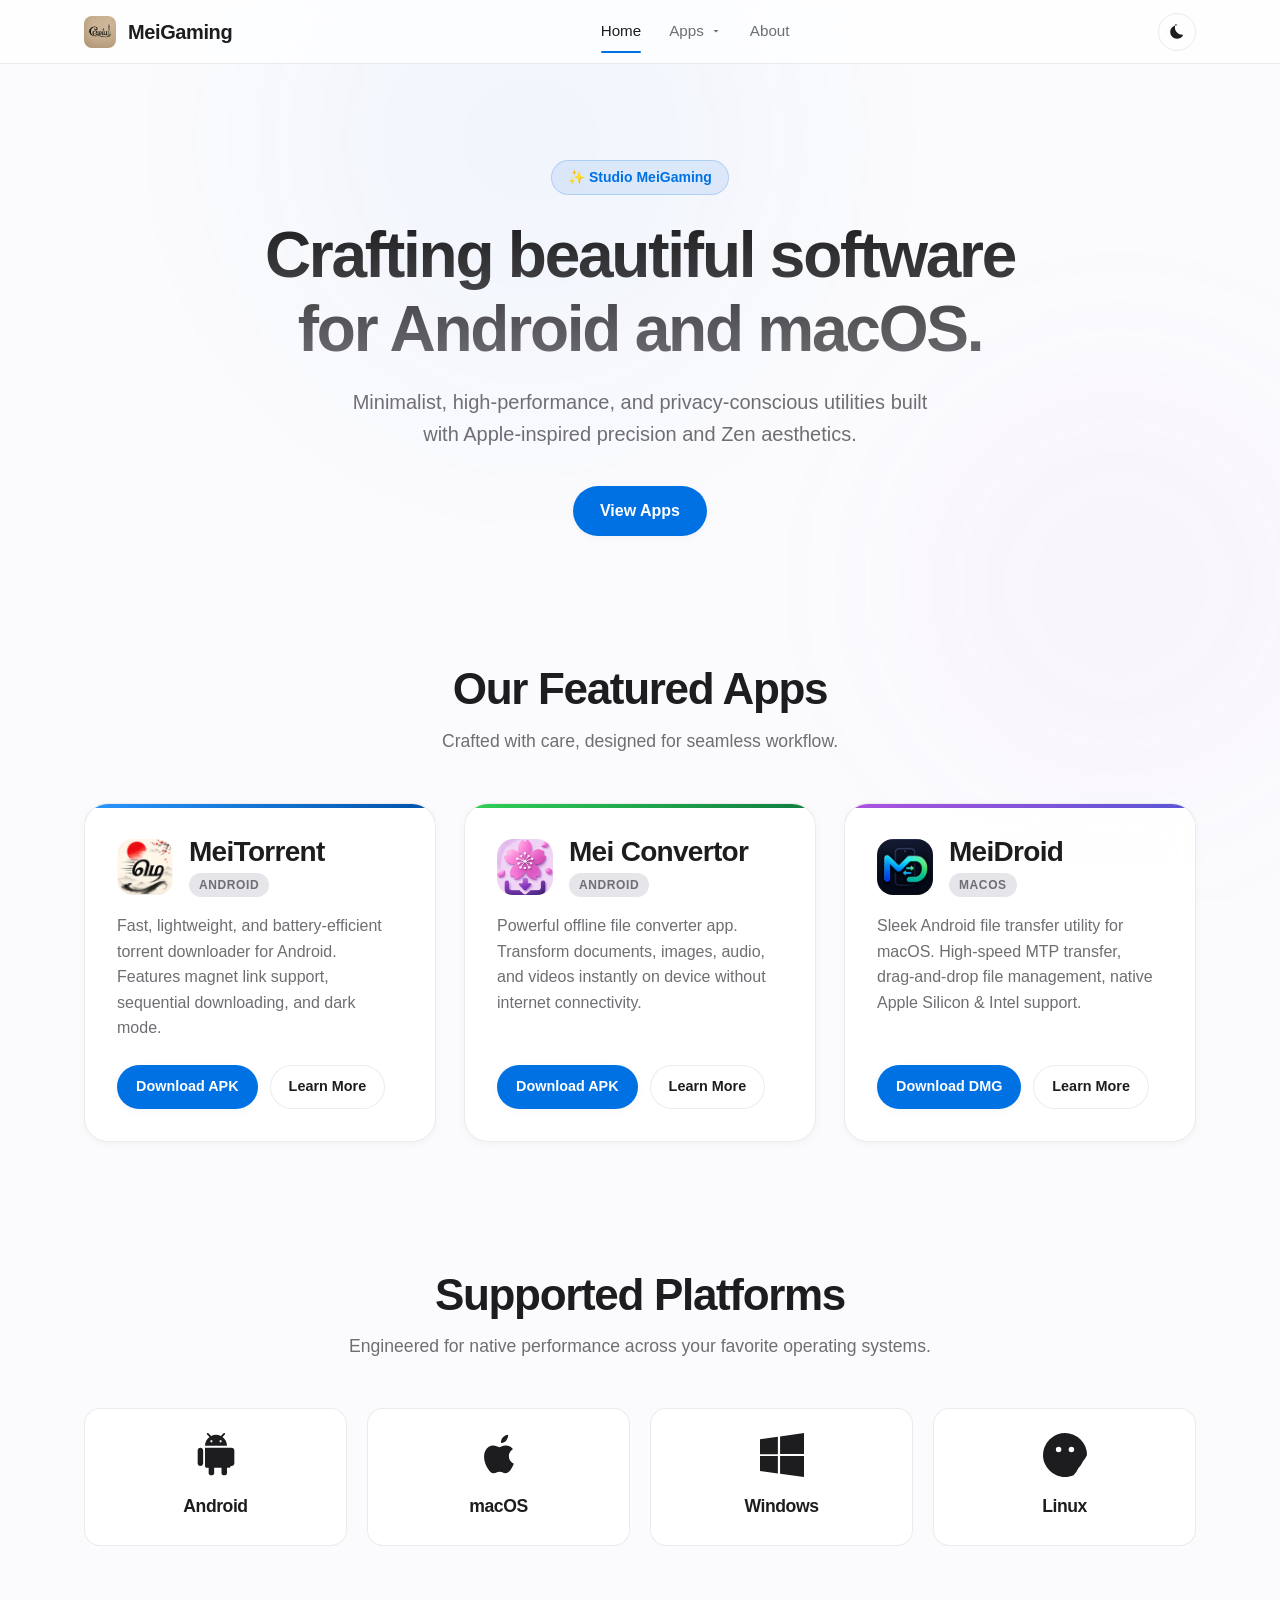
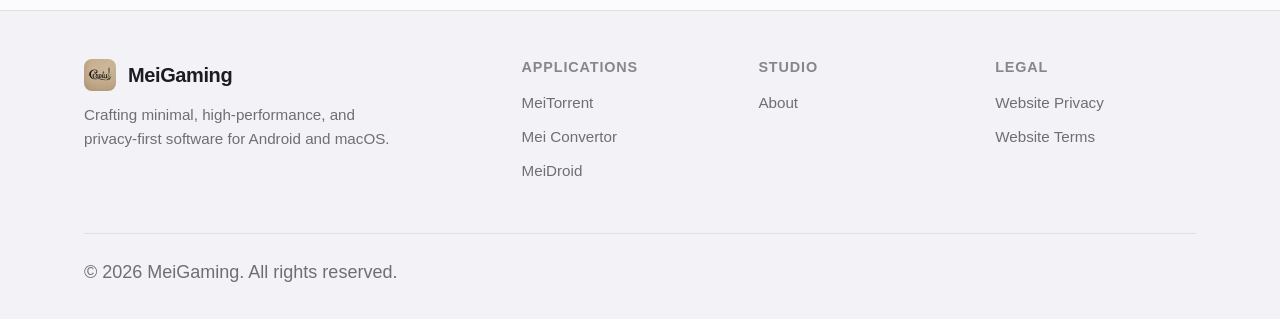
<file: index.html>
<!DOCTYPE html>
<html lang="en" data-theme="light">
<head>
  <meta charset="UTF-8">
  <meta name="viewport" content="width=device-width, initial-scale=1.0">
  <title>MeiGaming — Beautiful Software for Android & macOS</title>
  <meta name="description" content="MeiGaming builds minimal, high-performance, privacy-first software applications for Android and macOS including MeiTorrent, Mei Convertor, and MeiDroid.">
  <meta name="author" content="MeiGaming">

  <!-- Open Graph / Facebook -->
  <meta property="og:type" content="website">
  <meta property="og:url" content="https://meigaming.github.io/">
  <meta property="og:title" content="MeiGaming — Crafting Beautiful Software for Android and macOS">
  <meta property="og:description" content="Explore MeiTorrent, Mei Convertor, and MeiDroid. Minimalist design meets powerful functionality.">
  <meta property="og:image" content="https://meigaming.github.io/assets/images/logo/logo.png">

  <!-- Twitter -->
  <meta name="twitter:card" content="summary_large_image">
  <meta name="twitter:title" content="MeiGaming — Software Studio">
  <meta name="twitter:description" content="Crafting high quality software for Android and macOS.">
  <meta name="twitter:image" content="https://meigaming.github.io/assets/images/logo/logo.png">

  <!-- Favicon & Manifest -->
  <link rel="icon" type="image/png" href="assets/images/icons/favicon.png">
  <link rel="shortcut icon" href="favicon.ico">
  <link rel="manifest" href="manifest.json">

  <!-- Stylesheets -->
  <link rel="stylesheet" href="assets/css/main.css">
  <link rel="stylesheet" href="assets/css/responsive.css">

  <!-- Structured Data (JSON-LD) -->
  <script type="application/ld+json">
  {
    "@context": "https://schema.org",
    "@type": "Organization",
    "name": "MeiGaming",
    "url": "https://meigaming.github.io",
    "logo": "https://meigaming.github.io/assets/images/logo/logo.png"
  }
  </script>
</head>
<body>
  <!-- Ambient Background Orbs -->
  <div class="bg-ambient" aria-hidden="true">
    <div class="bg-ambient-orb orb-1"></div>
    <div class="bg-ambient-orb orb-2"></div>
  </div>

  <!-- Header Navigation -->
  <header class="header">
    <div class="container nav-container">
      <a href="index.html" class="brand" aria-label="MeiGaming Home">
        <img src="assets/images/logo/logo.png" alt="MeiGaming Studio Logo" class="brand-icon">
        <span>MeiGaming</span>
      </a>

      <nav aria-label="Main Navigation">
        <ul class="nav-links">
          <li class="nav-item"><a href="index.html" class="nav-link active">Home</a></li>
          <li class="nav-item">
            <a href="#apps" class="nav-link">Apps <svg width="12" height="12" viewBox="0 0 24 24" fill="currentColor"><path d="M7 10l5 5 5-5z"/></svg></a>
            <div class="dropdown-menu">
              <a href="apps/meitorrent/index.html" class="dropdown-item">
                <img src="assets/images/logo/meitorrent-icon.png" alt="" class="dropdown-item-icon"> MeiTorrent
              </a>
              <a href="apps/mei-convertor/index.html" class="dropdown-item">
                <img src="assets/images/logo/mei-convertor-icon.png" alt="" class="dropdown-item-icon"> Mei Convertor
              </a>
              <a href="apps/meidroid/index.html" class="dropdown-item">
                <img src="assets/images/logo/meidroid-icon.jpg" alt="" class="dropdown-item-icon"> MeiDroid
              </a>
            </div>
          </li>
          <li class="nav-item"><a href="about.html" class="nav-link">About</a></li>
        </ul>
      </nav>

      <div style="display: flex; align-items: center; gap: 12px;">
        <button class="theme-toggle" type="button" aria-label="Toggle dark/light theme"></button>
        <button class="mobile-toggle" type="button" aria-label="Toggle Navigation Menu" aria-expanded="false">
          <svg width="24" height="24" viewBox="0 0 24 24" fill="currentColor"><path d="M3 18h18v-2H3v2zm0-5h18v-2H3v2zm0-7v2h18V6H3z"/></svg>
        </button>
      </div>
    </div>
  </header>

  <main>
    <!-- Hero Section -->
    <section class="hero">
      <div class="container animate-fade-in">
        <div class="hero-subtitle-pill">
          <span>✨ Studio MeiGaming</span>
        </div>
        <h1 class="hero-title">Crafting beautiful software for Android and macOS.</h1>
        <p class="hero-description">
          Minimalist, high-performance, and privacy-conscious utilities built with Apple-inspired precision and Zen aesthetics.
        </p>
        <div class="hero-buttons">
          <a href="#apps" class="btn btn-primary">
            View Apps
          </a>
        </div>
      </div>
    </section>

    <!-- Apps Section -->
    <section id="apps" class="section">
      <div class="container">
        <div class="section-header">
          <h2 class="section-title">Our Featured Apps</h2>
          <p class="section-subtitle">Crafted with care, designed for seamless workflow.</p>
        </div>

        <div class="app-grid">
          <!-- MeiTorrent Card -->
          <article class="app-card observe-animate" style="--app-accent-gradient: var(--meitorrent-gradient);">
            <div class="app-header">
              <img src="assets/images/logo/meitorrent-icon.png" alt="MeiTorrent Logo" class="app-logo">
              <div class="app-title-group">
                <h3>MeiTorrent</h3>
                <span class="platform-badge">Android</span>
              </div>
            </div>
            <p class="app-description">
              Fast, lightweight, and battery-efficient torrent downloader for Android. Features magnet link support, sequential downloading, and dark mode.
            </p>
            <div class="app-actions">
              <a href="#" data-app="meitorrent" data-download="apk" class="btn btn-primary">
                Download APK
              </a>
              <a href="apps/meitorrent/index.html" class="btn btn-secondary">
                Learn More
              </a>
            </div>
          </article>

          <!-- Mei Convertor Card -->
          <article class="app-card observe-animate" style="--app-accent-gradient: var(--convertor-gradient);">
            <div class="app-header">
              <img src="assets/images/logo/mei-convertor-icon.png" alt="Mei Convertor Logo" class="app-logo">
              <div class="app-title-group">
                <h3>Mei Convertor</h3>
                <span class="platform-badge">Android</span>
              </div>
            </div>
            <p class="app-description">
              Powerful offline file converter app. Transform documents, images, audio, and videos instantly on device without internet connectivity.
            </p>
            <div class="app-actions">
              <a href="#" data-app="meiConvertor" data-download="apk" class="btn btn-primary">
                Download APK
              </a>
              <a href="apps/mei-convertor/index.html" class="btn btn-secondary">
                Learn More
              </a>
            </div>
          </article>

          <!-- MeiDroid Card -->
          <article class="app-card observe-animate" style="--app-accent-gradient: var(--meidroid-gradient);">
            <div class="app-header">
              <img src="assets/images/logo/meidroid-icon.jpg" alt="MeiDroid Logo" class="app-logo">
              <div class="app-title-group">
                <h3>MeiDroid</h3>
                <span class="platform-badge">macOS</span>
              </div>
            </div>
            <p class="app-description">
              Sleek Android file transfer utility for macOS. High-speed MTP transfer, drag-and-drop file management, native Apple Silicon & Intel support.
            </p>
            <div class="app-actions">
              <a href="#" data-app="meidroid" data-download="dmg" class="btn btn-primary">
                Download DMG
              </a>
              <a href="apps/meidroid/index.html" class="btn btn-secondary">
                Learn More
              </a>
            </div>
          </article>
        </div>
      </div>
    </section>

    <!-- Supported Platforms Section -->
    <section class="section">
      <div class="container">
        <div class="section-header">
          <h2 class="section-title">Supported Platforms</h2>
          <p class="section-subtitle">Engineered for native performance across your favorite operating systems.</p>
        </div>

        <div class="platform-grid">
          <div class="platform-card">
            <svg class="platform-icon" viewBox="0 0 24 24"><path d="M6 18c0 .55.45 1 1 1h1v3c0 .55.45 1 1 1h1c.55 0 1-.45 1-1v-3h4v3c0 .55.45 1 1 1h1c.55 0 1-.45 1-1v-3h1c.55 0 1-.45 1-1V8H6v10zM3.5 8C2.67 8 2 8.67 2 9.5v7c0 .83.67 1.5 1.5 1.5S5 17.33 5 16.5v-7C5 8.67 4.33 8 3.5 8zm17 0c-.83 0-1.5.67-1.5 1.5v7c0 .83.67 1.5 1.5 1.5s1.5-.67 1.5-1.5v-7c0-.83-.67-1.5-1.5-1.5zM15.53 2.16l1.3-1.3c.2-.2.2-.51 0-.71-.2-.2-.51-.2-.71 0l-1.48 1.48C13.85 1.23 12.95 1 12 1c-.96 0-1.86.23-2.66.63L7.86.15c-.2-.2-.51-.2-.71 0-.2.2-.2.51 0 .71l1.31 1.31C6.97 3.26 6 5.01 6 7h12c0-1.99-.97-3.74-2.47-4.84zM10 5H9V4h1v1zm5 0h-1V4h1v1z"/></svg>
            <h3 class="platform-name">Android</h3>
          </div>

          <div class="platform-card">
            <svg class="platform-icon" viewBox="0 0 24 24"><path d="M18.71 19.5c-.83 1.24-1.71 2.45-3.05 2.47-1.34.03-1.77-.79-3.29-.79-1.53 0-2 .77-3.27.82-1.31.05-2.3-1.32-3.14-2.53C4.25 17 2.94 12.45 4.7 9.39c.87-1.52 2.43-2.48 4.12-2.51 1.28-.02 2.5.87 3.29.87.78 0 2.26-1.07 3.81-.91.65.03 2.47.26 3.64 1.98-.09.06-2.17 1.28-2.15 3.81.03 3.02 2.65 4.03 2.68 4.04-.03.07-.42 1.44-1.38 2.83M15.97 4.04c.67-.82 1.13-1.95.99-3.04-1 .04-2.2.67-2.9 1.49-.6.7-1.12 1.83-.98 2.93 1.12.09 2.22-.56 2.89-1.38z"/></svg>
            <h3 class="platform-name">macOS</h3>
          </div>

          <div class="platform-card">
            <svg class="platform-icon" viewBox="0 0 24 24"><path d="M0 3.449L9.75 2.1v9.451H0m10.949-9.602L24 0v11.4H10.949M0 12.6h9.75v9.451L0 20.699M10.949 12.6H24V24l-13.051-1.801"/></svg>
            <h3 class="platform-name">Windows</h3>
          </div>

          <div class="platform-card">
            <svg class="platform-icon" viewBox="0 0 24 24"><path d="M12.002 0a12 12 0 00-4.004.686A11.96 11.96 0 003.54 3.54 11.96 11.96 0 00.686 7.998 12 12 0 000 12c0 1.636.326 3.22.956 4.673a11.95 11.95 0 002.584 3.787 11.95 11.95 0 003.787 2.584C8.78 23.674 10.366 24 12 24s3.22-.326 4.673-.956a11.95 11.95 0 002.584-3.787 11.95 11.95 0 002.584-3.787A11.94 11.94 0 0024 12a12 12 0 00-12-12zm-3.5 7.5a1.5 1.5 0 110 3 1.5 1.5 0 010-3zm7 0a1.5 1.5 0 110 3 1.5 1.5 0 010-3z"/></svg>
            <h3 class="platform-name">Linux</h3>
          </div>
        </div>
      </div>
    </section>
  </main>

  <!-- Footer -->
  <footer class="footer">
    <div class="container">
      <div class="footer-grid">
        <div class="footer-brand">
          <a href="index.html" class="brand">
            <img src="assets/images/logo/logo.png" alt="MeiGaming Logo" class="brand-icon">
            <span>MeiGaming</span>
          </a>
          <p>Crafting minimal, high-performance, and privacy-first software for Android and macOS.</p>
        </div>

        <div class="footer-column">
          <h4>Applications</h4>
          <ul class="footer-links">
            <li><a href="apps/meitorrent/index.html">MeiTorrent</a></li>
            <li><a href="apps/mei-convertor/index.html">Mei Convertor</a></li>
            <li><a href="apps/meidroid/index.html">MeiDroid</a></li>
          </ul>
        </div>

        <div class="footer-column">
          <h4>Studio</h4>
          <ul class="footer-links">
            <li><a href="about.html">About</a></li>
          </ul>
        </div>

        <div class="footer-column">
          <h4>Legal</h4>
          <ul class="footer-links">
            <li><a href="privacy.html">Website Privacy</a></li>
            <li><a href="terms.html">Website Terms</a></li>
          </ul>
        </div>
      </div>

      <div class="footer-bottom">
        <p>&copy; <span class="copyright-year">2026</span> MeiGaming. All rights reserved.</p>
      </div>
    </div>
  </footer>

  <!-- Scripts -->
  <script src="assets/js/theme.js"></script>
  <script src="assets/js/downloads.js"></script>
  <script src="assets/js/navigation.js"></script>
  <script src="assets/js/main.js"></script>
</body>
</html>
</file>
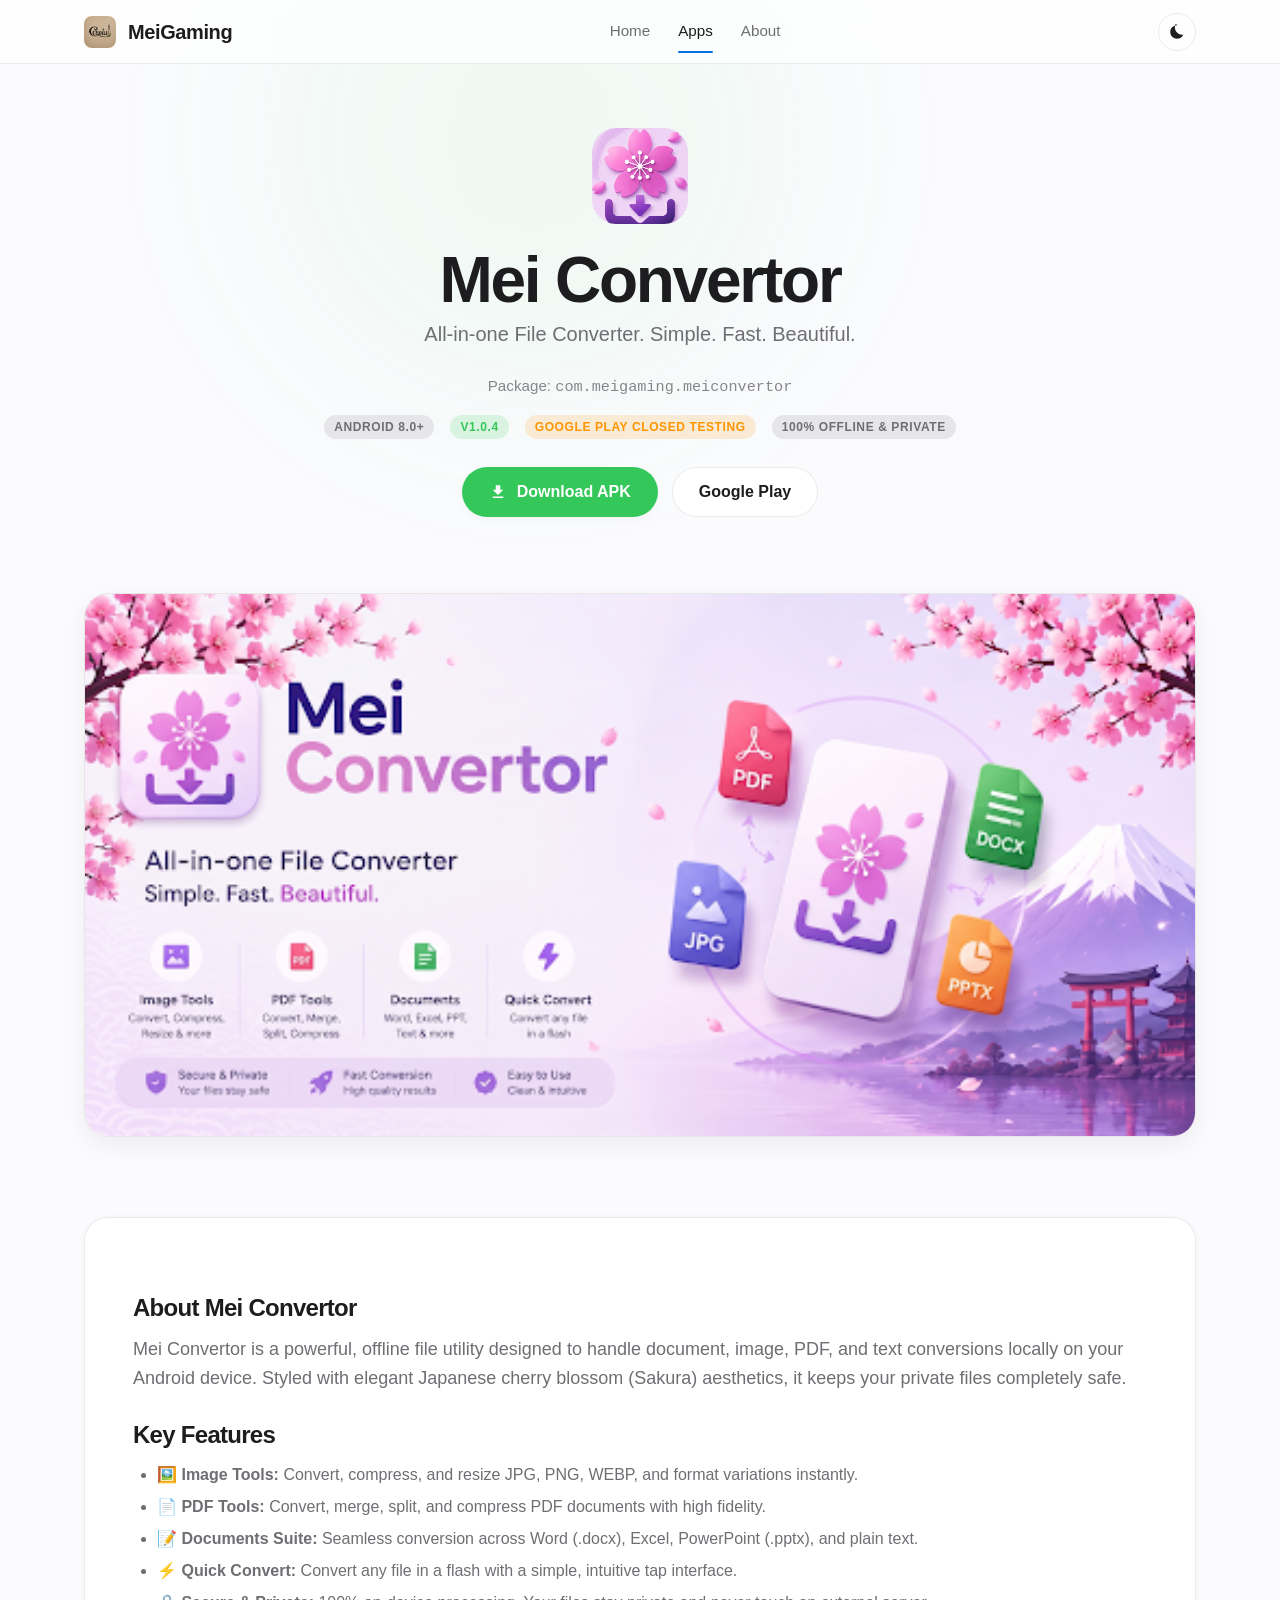
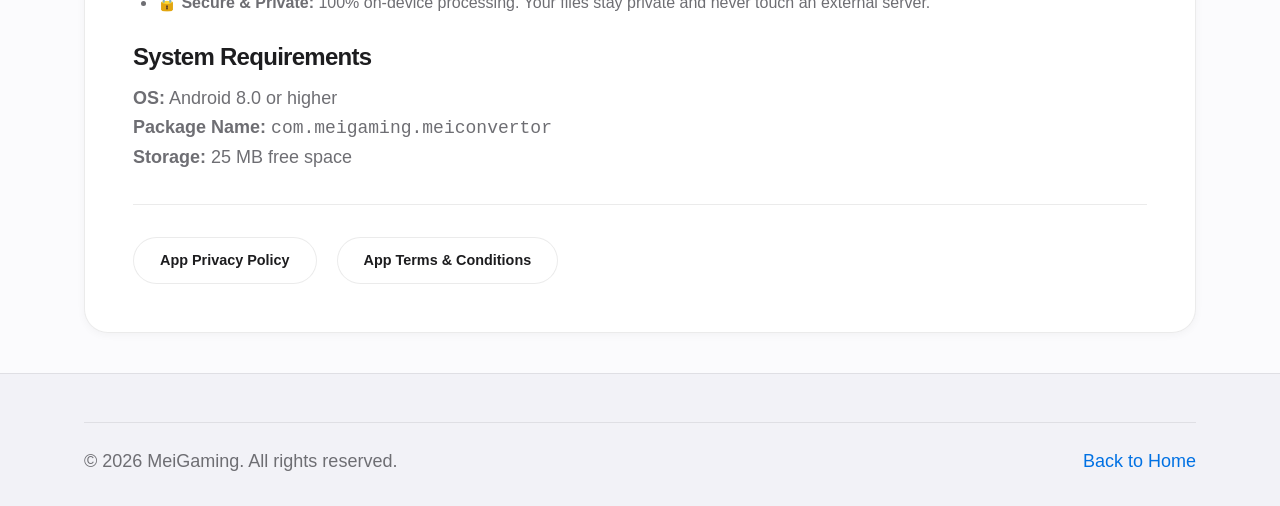
<file: apps/mei-convertor/index.html>
<!DOCTYPE html>
<html lang="en" data-theme="light">
<head>
  <meta charset="UTF-8">
  <meta name="viewport" content="width=device-width, initial-scale=1.0">
  <title>Mei Convertor — All-in-one File Converter for Android | MeiGaming</title>
  <meta name="description" content="Mei Convertor is an all-in-one file converter for Android. Simple, fast, beautiful offline file processing for Images, PDFs, Documents, and Text with zero data tracking.">

  <link rel="icon" type="image/png" href="../../assets/images/icons/favicon.png">
  <link rel="stylesheet" href="../../assets/css/main.css">
  <link rel="stylesheet" href="../../assets/css/responsive.css">
</head>
<body>
  <div class="bg-ambient" aria-hidden="true">
    <div class="bg-ambient-orb orb-1" style="background: var(--convertor-bg-glow);"></div>
  </div>

  <header class="header">
    <div class="container nav-container">
      <a href="../../index.html" class="brand" aria-label="MeiGaming Home">
        <img src="../../assets/images/logo/logo.png" alt="MeiGaming Logo" class="brand-icon">
        <span>MeiGaming</span>
      </a>

      <nav aria-label="Main Navigation">
        <ul class="nav-links">
          <li class="nav-item"><a href="../../index.html" class="nav-link">Home</a></li>
          <li class="nav-item"><a href="../../index.html#apps" class="nav-link active">Apps</a></li>
          <li class="nav-item"><a href="../../about.html" class="nav-link">About</a></li>
        </ul>
      </nav>

      <div style="display: flex; align-items: center; gap: 12px;">
        <button class="theme-toggle" type="button" aria-label="Toggle theme"></button>
        <button class="mobile-toggle" type="button" aria-label="Toggle Menu" aria-expanded="false">
          <svg width="24" height="24" viewBox="0 0 24 24" fill="currentColor"><path d="M3 18h18v-2H3v2zm0-5h18v-2H3v2zm0-7v2h18V6H3z"/></svg>
        </button>
      </div>
    </div>
  </header>

  <main class="container">
    <!-- App Hero Banner -->
    <section class="app-detail-hero animate-fade-in">
      <img src="../../assets/images/logo/mei-convertor-icon.png" alt="Mei Convertor App Logo" class="app-detail-logo">
      <h1>Mei Convertor</h1>
      <p class="hero-description">All-in-one File Converter. Simple. Fast. Beautiful.</p>
      <p style="color: var(--text-tertiary); font-size: 0.95rem; margin-top: -12px;">Package: <code>com.meigaming.meiconvertor</code></p>
      
      <div class="app-meta-bar">
        <span class="platform-badge">Android 8.0+</span>
        <span class="platform-badge" style="background: var(--convertor-bg-glow); color: var(--convertor-accent);">v1.0.4</span>
        <span class="platform-badge" style="background: rgba(255, 149, 0, 0.15); color: #ff9500;">Google Play Closed Testing</span>
        <span class="platform-badge">100% Offline & Private</span>
      </div>

      <div class="app-downloads-group">
        <a href="#" data-app="meiConvertor" data-download="apk" class="btn btn-primary" style="background: var(--convertor-accent);">
          <svg class="btn-icon" viewBox="0 0 24 24"><path d="M5 20h14v-2H5v2zM19 9h-4V3H9v6H5l7 7 7-7z"/></svg>
          Download APK
        </a>
        <a href="#" data-app="meiConvertor" data-download="googlePlay" class="btn btn-secondary">
          Google Play
        </a>
      </div>
    </section>

    <!-- Official Sakura Artwork Banner -->
    <section class="section" style="padding: 0 0 40px;">
      <div style="border-radius: var(--radius-lg); overflow: hidden; border: 1px solid var(--border-color); box-shadow: var(--shadow-md);">
        <img src="../../assets/images/banner/mei-convertor-banner.png" alt="Mei Convertor Official Feature Banner" style="width: 100%; height: auto; display: block;">
      </div>
    </section>

    <!-- Description & Features -->
    <section class="content-box observe-animate">
      <h2>About Mei Convertor</h2>
      <p>
        Mei Convertor is a powerful, offline file utility designed to handle document, image, PDF, and text conversions locally on your Android device. Styled with elegant Japanese cherry blossom (Sakura) aesthetics, it keeps your private files completely safe.
      </p>

      <h2>Key Features</h2>
      <ul>
        <li><strong>🖼️ Image Tools:</strong> Convert, compress, and resize JPG, PNG, WEBP, and format variations instantly.</li>
        <li><strong>📄 PDF Tools:</strong> Convert, merge, split, and compress PDF documents with high fidelity.</li>
        <li><strong>📝 Documents Suite:</strong> Seamless conversion across Word (.docx), Excel, PowerPoint (.pptx), and plain text.</li>
        <li><strong>⚡ Quick Convert:</strong> Convert any file in a flash with a simple, intuitive tap interface.</li>
        <li><strong>🔒 Secure & Private:</strong> 100% on-device processing. Your files stay private and never touch an external server.</li>
      </ul>

      <h2>System Requirements</h2>
      <p><strong>OS:</strong> Android 8.0 or higher<br><strong>Package Name:</strong> <code>com.meigaming.meiconvertor</code><br><strong>Storage:</strong> 25 MB free space</p>

      <hr style="margin: 32px 0; border: none; border-top: 1px solid var(--border-color);">

      <div style="display: flex; gap: 20px; flex-wrap: wrap;">
        <a href="privacy-policy.html" class="btn btn-secondary" style="font-size: 0.9rem;">App Privacy Policy</a>
        <a href="terms.html" class="btn btn-secondary" style="font-size: 0.9rem;">App Terms & Conditions</a>
      </div>
    </section>
  </main>

  <footer class="footer">
    <div class="container">
      <div class="footer-bottom">
        <p>&copy; <span class="copyright-year">2026</span> MeiGaming. All rights reserved.</p>
        <p><a href="../../index.html">Back to Home</a></p>
      </div>
    </div>
  </footer>

  <script src="../../assets/js/theme.js"></script>
  <script src="../../assets/js/downloads.js"></script>
  <script src="../../assets/js/navigation.js"></script>
  <script src="../../assets/js/main.js"></script>
</body>
</html>
</file>
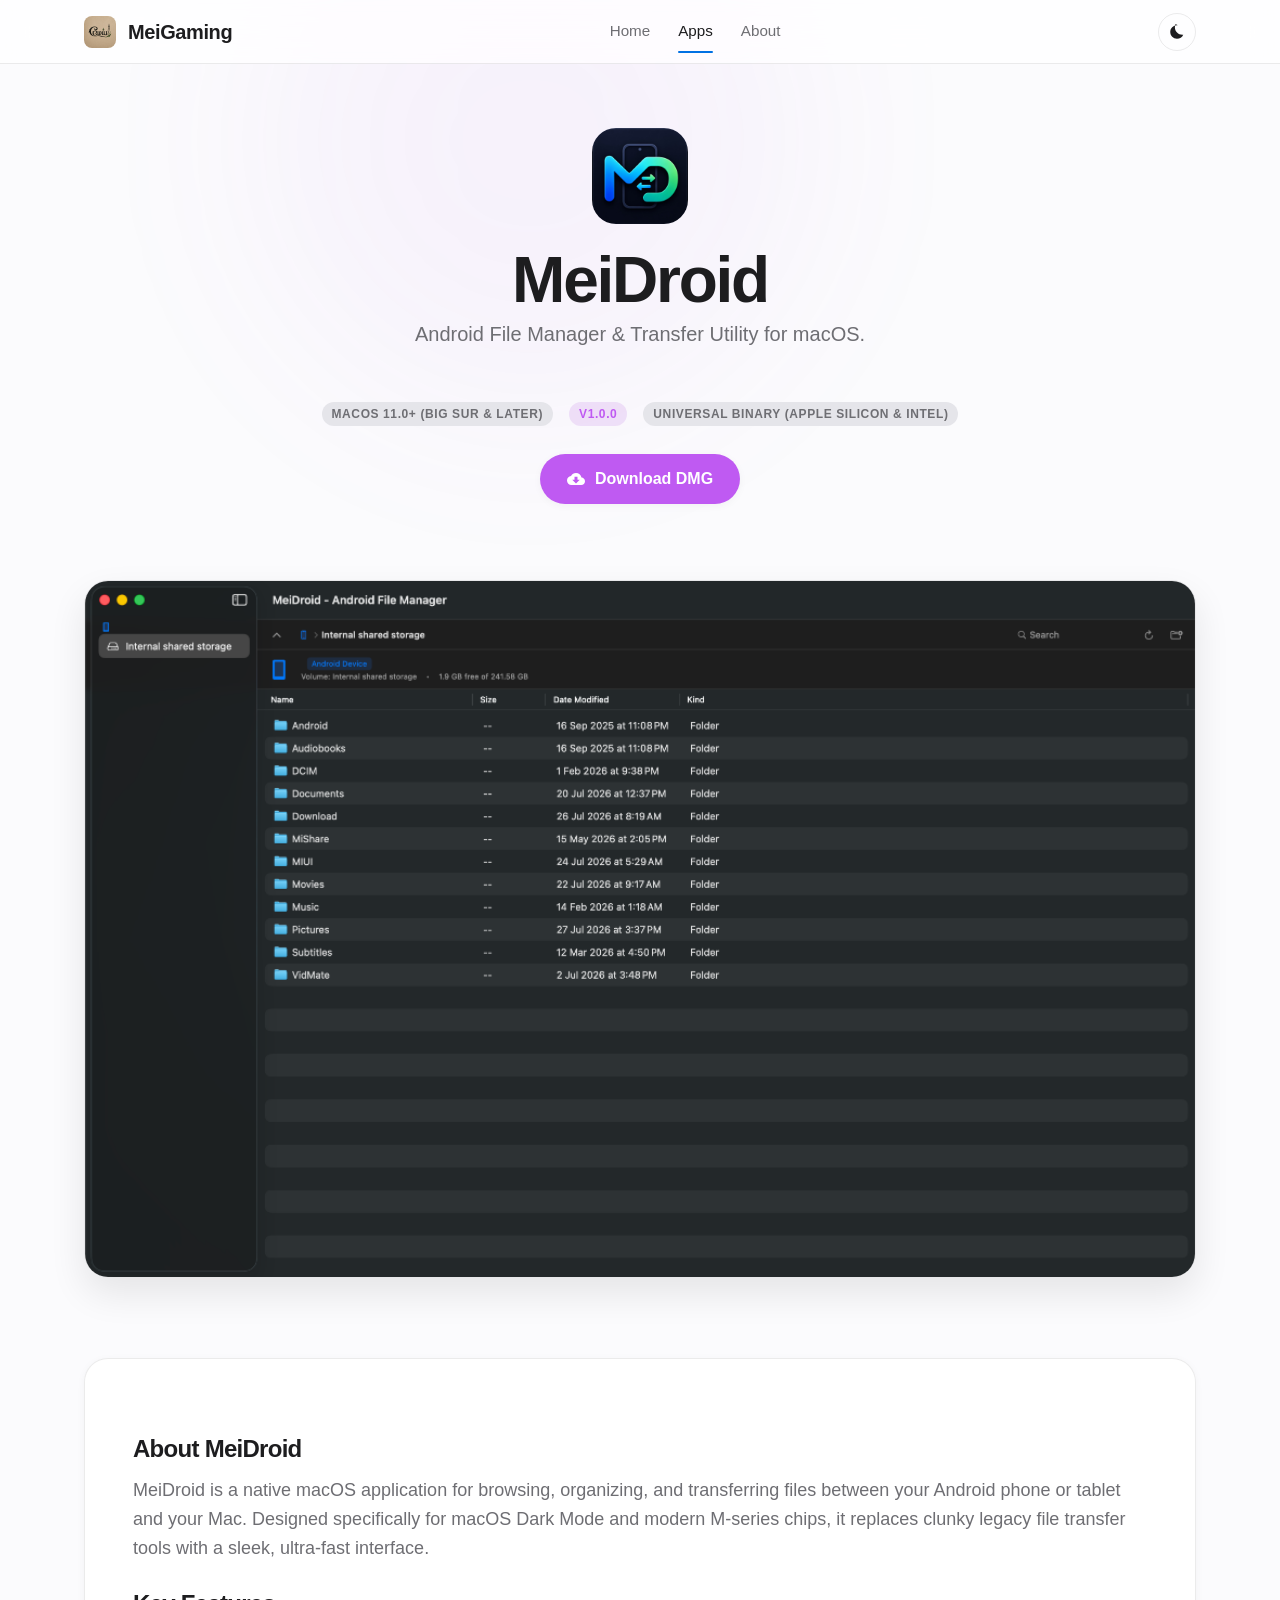
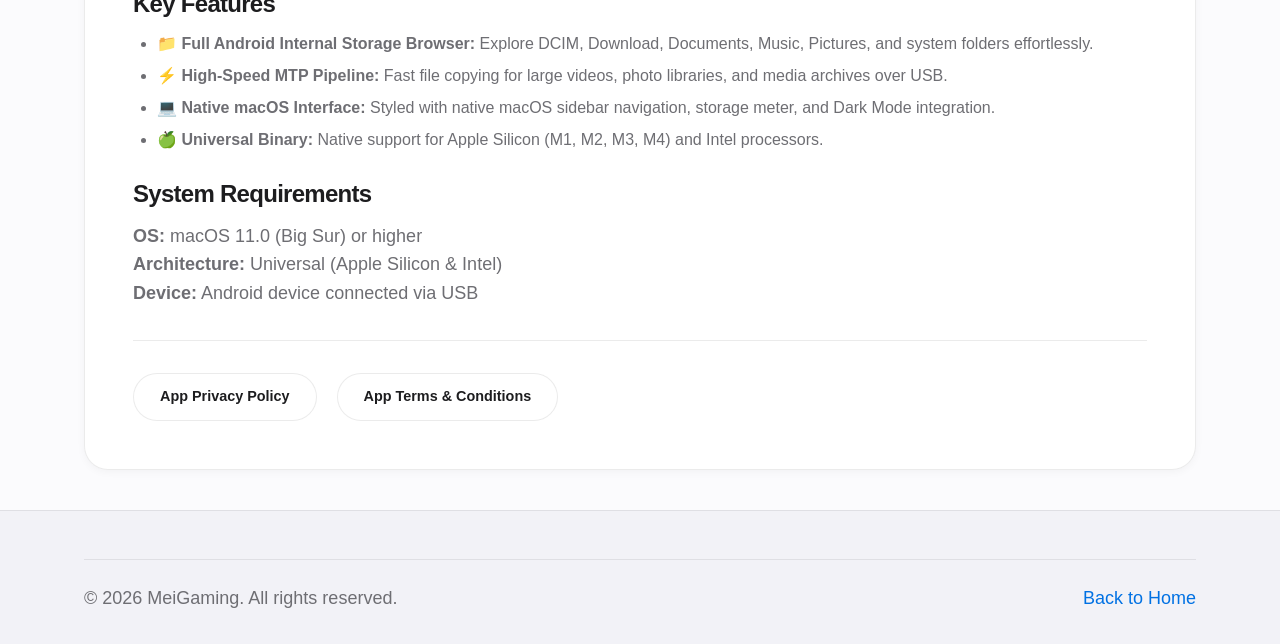
<file: apps/meidroid/index.html>
<!DOCTYPE html>
<html lang="en" data-theme="light">
<head>
  <meta charset="UTF-8">
  <meta name="viewport" content="width=device-width, initial-scale=1.0">
  <title>MeiDroid — Android File Manager & Transfer Utility for macOS | MeiGaming</title>
  <meta name="description" content="MeiDroid is a modern Android file manager and high-speed transfer utility for macOS. Features drag-and-drop file transfers, native Apple Silicon & Intel support, and dark mode interface.">

  <link rel="icon" type="image/png" href="../../assets/images/icons/favicon.png">
  <link rel="stylesheet" href="../../assets/css/main.css">
  <link rel="stylesheet" href="../../assets/css/responsive.css">
</head>
<body>
  <div class="bg-ambient" aria-hidden="true">
    <div class="bg-ambient-orb orb-1" style="background: var(--meidroid-bg-glow);"></div>
  </div>

  <header class="header">
    <div class="container nav-container">
      <a href="../../index.html" class="brand" aria-label="MeiGaming Home">
        <img src="../../assets/images/logo/logo.png" alt="MeiGaming Logo" class="brand-icon">
        <span>MeiGaming</span>
      </a>

      <nav aria-label="Main Navigation">
        <ul class="nav-links">
          <li class="nav-item"><a href="../../index.html" class="nav-link">Home</a></li>
          <li class="nav-item"><a href="../../index.html#apps" class="nav-link active">Apps</a></li>
          <li class="nav-item"><a href="../../about.html" class="nav-link">About</a></li>
        </ul>
      </nav>

      <div style="display: flex; align-items: center; gap: 12px;">
        <button class="theme-toggle" type="button" aria-label="Toggle theme"></button>
        <button class="mobile-toggle" type="button" aria-label="Toggle Menu" aria-expanded="false">
          <svg width="24" height="24" viewBox="0 0 24 24" fill="currentColor"><path d="M3 18h18v-2H3v2zm0-5h18v-2H3v2zm0-7v2h18V6H3z"/></svg>
        </button>
      </div>
    </div>
  </header>

  <main class="container">
    <!-- App Hero Banner -->
    <section class="app-detail-hero animate-fade-in">
      <img src="../../assets/images/logo/meidroid-icon.jpg" alt="MeiDroid App Logo" class="app-detail-logo">
      <h1>MeiDroid</h1>
      <p class="hero-description">Android File Manager & Transfer Utility for macOS.</p>
      
      <div class="app-meta-bar">
        <span class="platform-badge">macOS 11.0+ (Big Sur & Later)</span>
        <span class="platform-badge" style="background: var(--meidroid-bg-glow); color: var(--meidroid-accent);">v1.0.0</span>
        <span class="platform-badge">Universal Binary (Apple Silicon & Intel)</span>
      </div>

      <div class="app-downloads-group">
        <a href="#" data-app="meidroid" data-download="dmg" class="btn btn-primary" style="background: var(--meidroid-accent);">
          <svg class="btn-icon" viewBox="0 0 24 24"><path d="M19.35 10.04C18.67 6.59 15.64 4 12 4 9.11 4 6.6 5.64 5.35 8.04 2.34 8.36 0 10.91 0 14c0 3.31 2.69 6 6 6h13c2.76 0 5-2.24 5-5 0-2.64-2.05-4.78-4.65-4.96zM17 13l-5 5-5-5h3V9h4v4h3z"/></svg>
          Download DMG
        </a>
      </div>
    </section>

    <!-- macOS Real Screenshot Showcase -->
    <section class="section" style="padding: 0 0 40px;">
      <div style="border-radius: var(--radius-lg); overflow: hidden; border: 1px solid var(--border-color); box-shadow: var(--shadow-lg);">
        <img src="../../assets/images/apps/meidroid-mac-screenshot.png" alt="MeiDroid macOS Application Interface" style="width: 100%; height: auto; display: block;">
      </div>
    </section>

    <!-- Description & Features -->
    <section class="content-box observe-animate">
      <h2>About MeiDroid</h2>
      <p>
        MeiDroid is a native macOS application for browsing, organizing, and transferring files between your Android phone or tablet and your Mac. Designed specifically for macOS Dark Mode and modern M-series chips, it replaces clunky legacy file transfer tools with a sleek, ultra-fast interface.
      </p>

      <h2>Key Features</h2>
      <ul>
        <li><strong>📁 Full Android Internal Storage Browser:</strong> Explore DCIM, Download, Documents, Music, Pictures, and system folders effortlessly.</li>
        <li><strong>⚡ High-Speed MTP Pipeline:</strong> Fast file copying for large videos, photo libraries, and media archives over USB.</li>
        <li><strong>💻 Native macOS Interface:</strong> Styled with native macOS sidebar navigation, storage meter, and Dark Mode integration.</li>
        <li><strong>🍏 Universal Binary:</strong> Native support for Apple Silicon (M1, M2, M3, M4) and Intel processors.</li>
      </ul>

      <h2>System Requirements</h2>
      <p><strong>OS:</strong> macOS 11.0 (Big Sur) or higher<br><strong>Architecture:</strong> Universal (Apple Silicon & Intel)<br><strong>Device:</strong> Android device connected via USB</p>

      <hr style="margin: 32px 0; border: none; border-top: 1px solid var(--border-color);">

      <div style="display: flex; gap: 20px; flex-wrap: wrap;">
        <a href="privacy-policy.html" class="btn btn-secondary" style="font-size: 0.9rem;">App Privacy Policy</a>
        <a href="terms.html" class="btn btn-secondary" style="font-size: 0.9rem;">App Terms & Conditions</a>
      </div>
    </section>
  </main>

  <footer class="footer">
    <div class="container">
      <div class="footer-bottom">
        <p>&copy; <span class="copyright-year">2026</span> MeiGaming. All rights reserved.</p>
        <p><a href="../../index.html">Back to Home</a></p>
      </div>
    </div>
  </footer>

  <script src="../../assets/js/theme.js"></script>
  <script src="../../assets/js/downloads.js"></script>
  <script src="../../assets/js/navigation.js"></script>
  <script src="../../assets/js/main.js"></script>
</body>
</html>
</file>
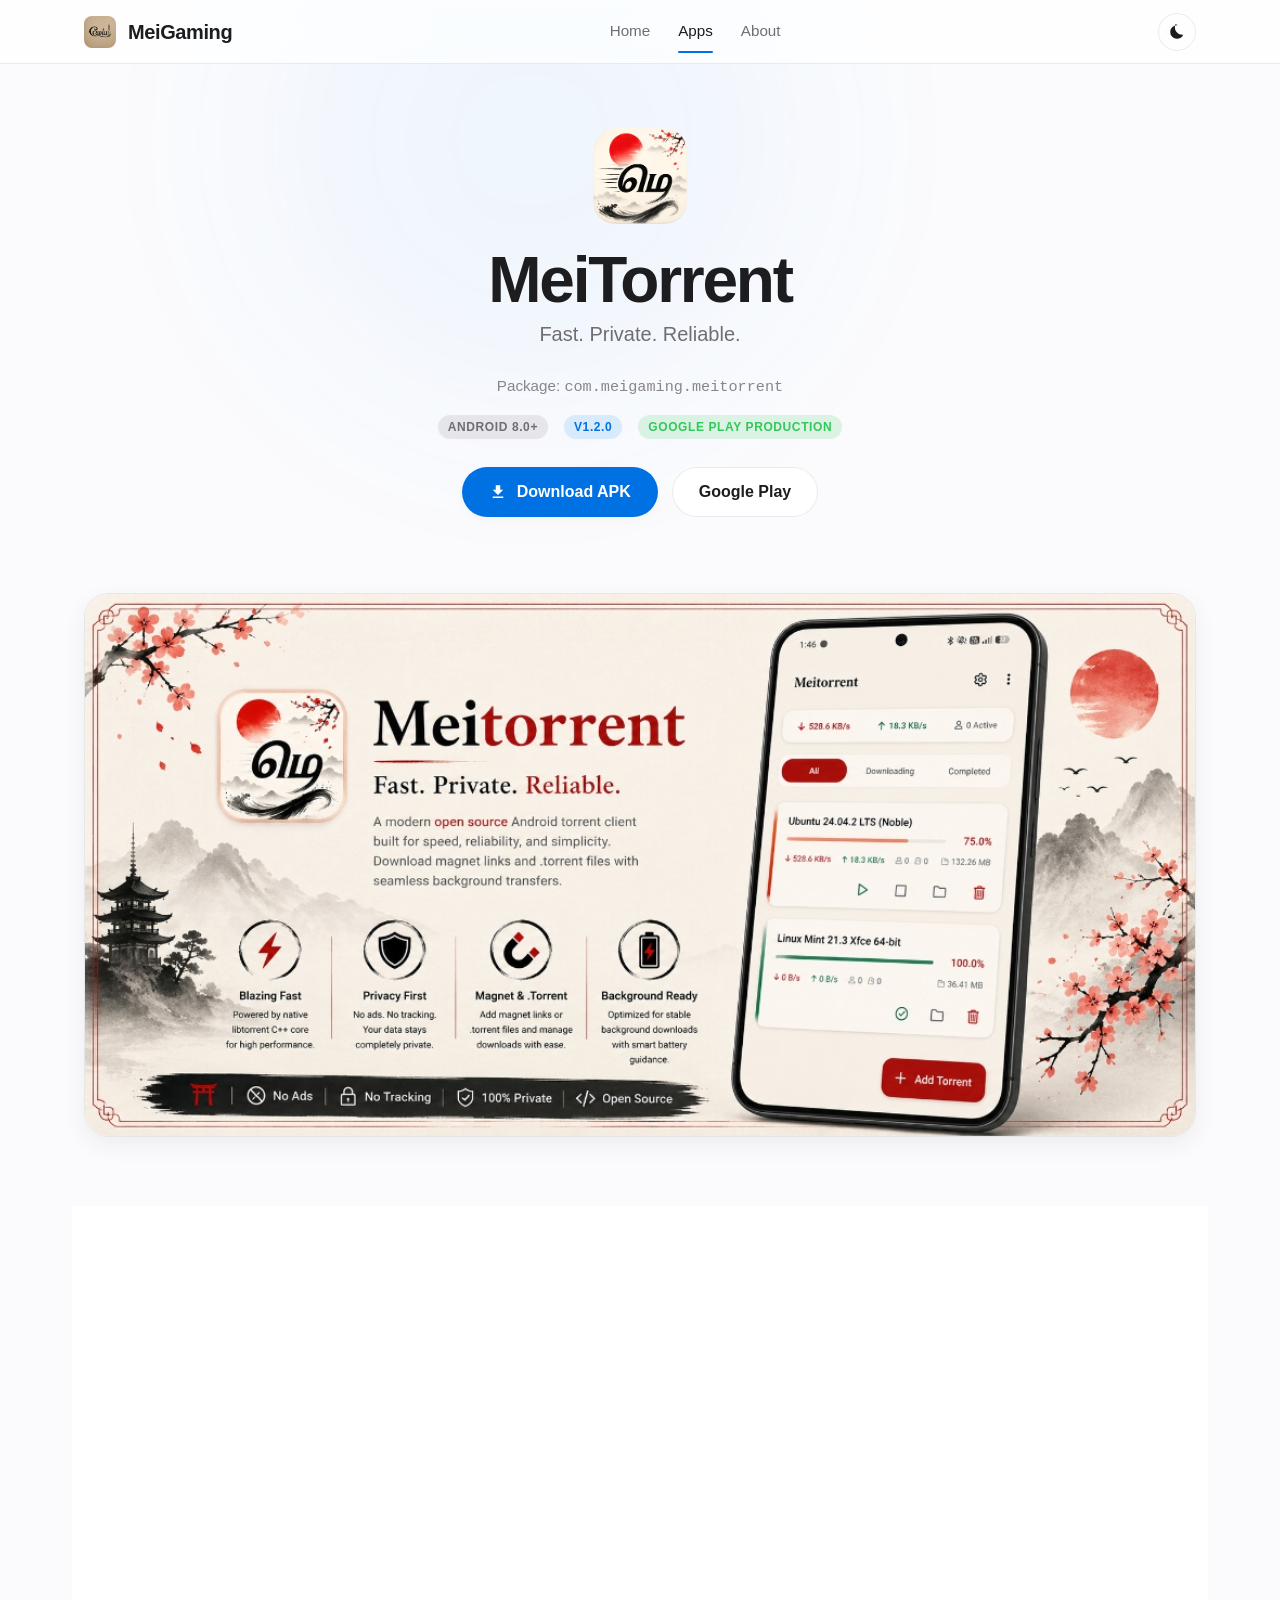
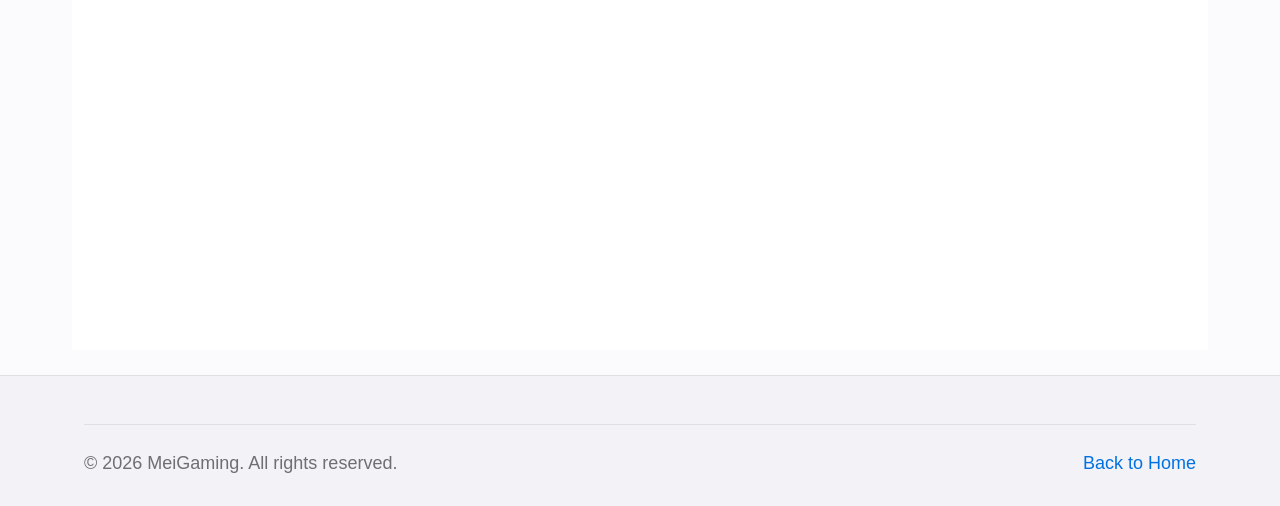
<file: apps/meitorrent/index.html>
<!DOCTYPE html>
<html lang="en" data-theme="light">
<head>
  <meta charset="UTF-8">
  <meta name="viewport" content="width=device-width, initial-scale=1.0">
  <title>MeiTorrent — Fast, Private, Reliable Android Torrent Downloader | MeiGaming</title>
  <meta name="description" content="MeiTorrent is a modern open source Android torrent client built for speed, reliability, and simplicity. Features native libtorrent C++ core, no ads, no tracking, magnet link support, and background transfers.">

  <link rel="icon" type="image/png" href="../../assets/images/icons/favicon.png">
  <link rel="stylesheet" href="../../assets/css/main.css">
  <link rel="stylesheet" href="../../assets/css/responsive.css">
</head>
<body>
  <div class="bg-ambient" aria-hidden="true">
    <div class="bg-ambient-orb orb-1" style="background: var(--meitorrent-bg-glow);"></div>
  </div>

  <header class="header">
    <div class="container nav-container">
      <a href="../../index.html" class="brand" aria-label="MeiGaming Home">
        <img src="../../assets/images/logo/logo.png" alt="MeiGaming Logo" class="brand-icon">
        <span>MeiGaming</span>
      </a>

      <nav aria-label="Main Navigation">
        <ul class="nav-links">
          <li class="nav-item"><a href="../../index.html" class="nav-link">Home</a></li>
          <li class="nav-item"><a href="../../index.html#apps" class="nav-link active">Apps</a></li>
          <li class="nav-item"><a href="../../about.html" class="nav-link">About</a></li>
        </ul>
      </nav>

      <div style="display: flex; align-items: center; gap: 12px;">
        <button class="theme-toggle" type="button" aria-label="Toggle theme"></button>
        <button class="mobile-toggle" type="button" aria-label="Toggle Menu" aria-expanded="false">
          <svg width="24" height="24" viewBox="0 0 24 24" fill="currentColor"><path d="M3 18h18v-2H3v2zm0-5h18v-2H3v2zm0-7v2h18V6H3z"/></svg>
        </button>
      </div>
    </div>
  </header>

  <main class="container">
    <!-- App Hero Banner -->
    <section class="app-detail-hero animate-fade-in">
      <img src="../../assets/images/logo/meitorrent-icon.png" alt="MeiTorrent App Logo" class="app-detail-logo">
      <h1>MeiTorrent</h1>
      <p class="hero-description">Fast. Private. Reliable.</p>
      <p style="color: var(--text-tertiary); font-size: 0.95rem; margin-top: -12px;">Package: <code>com.meigaming.meitorrent</code></p>
      
      <div class="app-meta-bar">
        <span class="platform-badge">Android 8.0+</span>
        <span class="platform-badge" style="background: var(--meitorrent-bg-glow); color: var(--meitorrent-accent);">v1.2.0</span>
        <span class="platform-badge" style="background: rgba(52, 199, 89, 0.15); color: #34c759;">Google Play Production</span>
      </div>

      <div class="app-downloads-group">
        <a href="#" data-app="meitorrent" data-download="apk" class="btn btn-primary" style="background: var(--meitorrent-accent);">
          <svg class="btn-icon" viewBox="0 0 24 24"><path d="M5 20h14v-2H5v2zM19 9h-4V3H9v6H5l7 7 7-7z"/></svg>
          Download APK
        </a>
        <a href="#" data-app="meitorrent" data-download="googlePlay" class="btn btn-secondary">
          Google Play
        </a>
      </div>
    </section>

    <!-- Official Banner Artwork -->
    <section class="section" style="padding: 0 0 40px;">
      <div style="border-radius: var(--radius-lg); overflow: hidden; border: 1px solid var(--border-color); box-shadow: var(--shadow-md);">
        <img src="../../assets/images/banner/meitorrent-banner.png" alt="MeiTorrent Official Feature Banner" style="width: 100%; height: auto; display: block;">
      </div>
    </section>

    <!-- Description & Features -->
    <section class="content-box observe-animate">
      <h2>About MeiTorrent</h2>
      <p>
        MeiTorrent is a modern Android torrent client built for speed, reliability, and simplicity. It allows you to download magnet links and <code>.torrent</code> files with seamless, stable background transfers.
      </p>

      <h2>Key Features</h2>
      <ul>
        <li><strong>⚡ Blazing Fast Performance:</strong> Powered by a native <code>libtorrent</code> C++ core for ultra-high download speeds.</li>
        <li><strong>🛡️ Privacy First:</strong> 100% Private. Zero ads, zero tracking scripts, zero data collection.</li>
        <li><strong>🧲 Magnet & .Torrent Support:</strong> Easily add magnet links or torrent files and manage downloads with full control.</li>
        <li><strong>🔋 Background Ready:</strong> Optimized for stable background downloading with smart battery guidance and auto-pause.</li>
        <li><strong>🎨 Minimalist Zen Aesthetics:</strong> Traditional Japanese art inspired interface with dark & light theme support.</li>
      </ul>

      <h2>System Requirements</h2>
      <p><strong>OS:</strong> Android 8.0 (Oreo) or higher<br><strong>Package Name:</strong> <code>com.meigaming.meitorrent</code><br><strong>Storage:</strong> 15 MB free disk space</p>

      <hr style="margin: 32px 0; border: none; border-top: 1px solid var(--border-color);">

      <div style="display: flex; gap: 20px; flex-wrap: wrap;">
        <a href="privacy-policy.html" class="btn btn-secondary" style="font-size: 0.9rem;">App Privacy Policy</a>
        <a href="terms.html" class="btn btn-secondary" style="font-size: 0.9rem;">App Terms & Conditions</a>
      </div>
    </section>
  </main>

  <footer class="footer">
    <div class="container">
      <div class="footer-bottom">
        <p>&copy; <span class="copyright-year">2026</span> MeiGaming. All rights reserved.</p>
        <p><a href="../../index.html">Back to Home</a></p>
      </div>
    </div>
  </footer>

  <script src="../../assets/js/theme.js"></script>
  <script src="../../assets/js/downloads.js"></script>
  <script src="../../assets/js/navigation.js"></script>
  <script src="../../assets/js/main.js"></script>
</body>
</html>
</file>
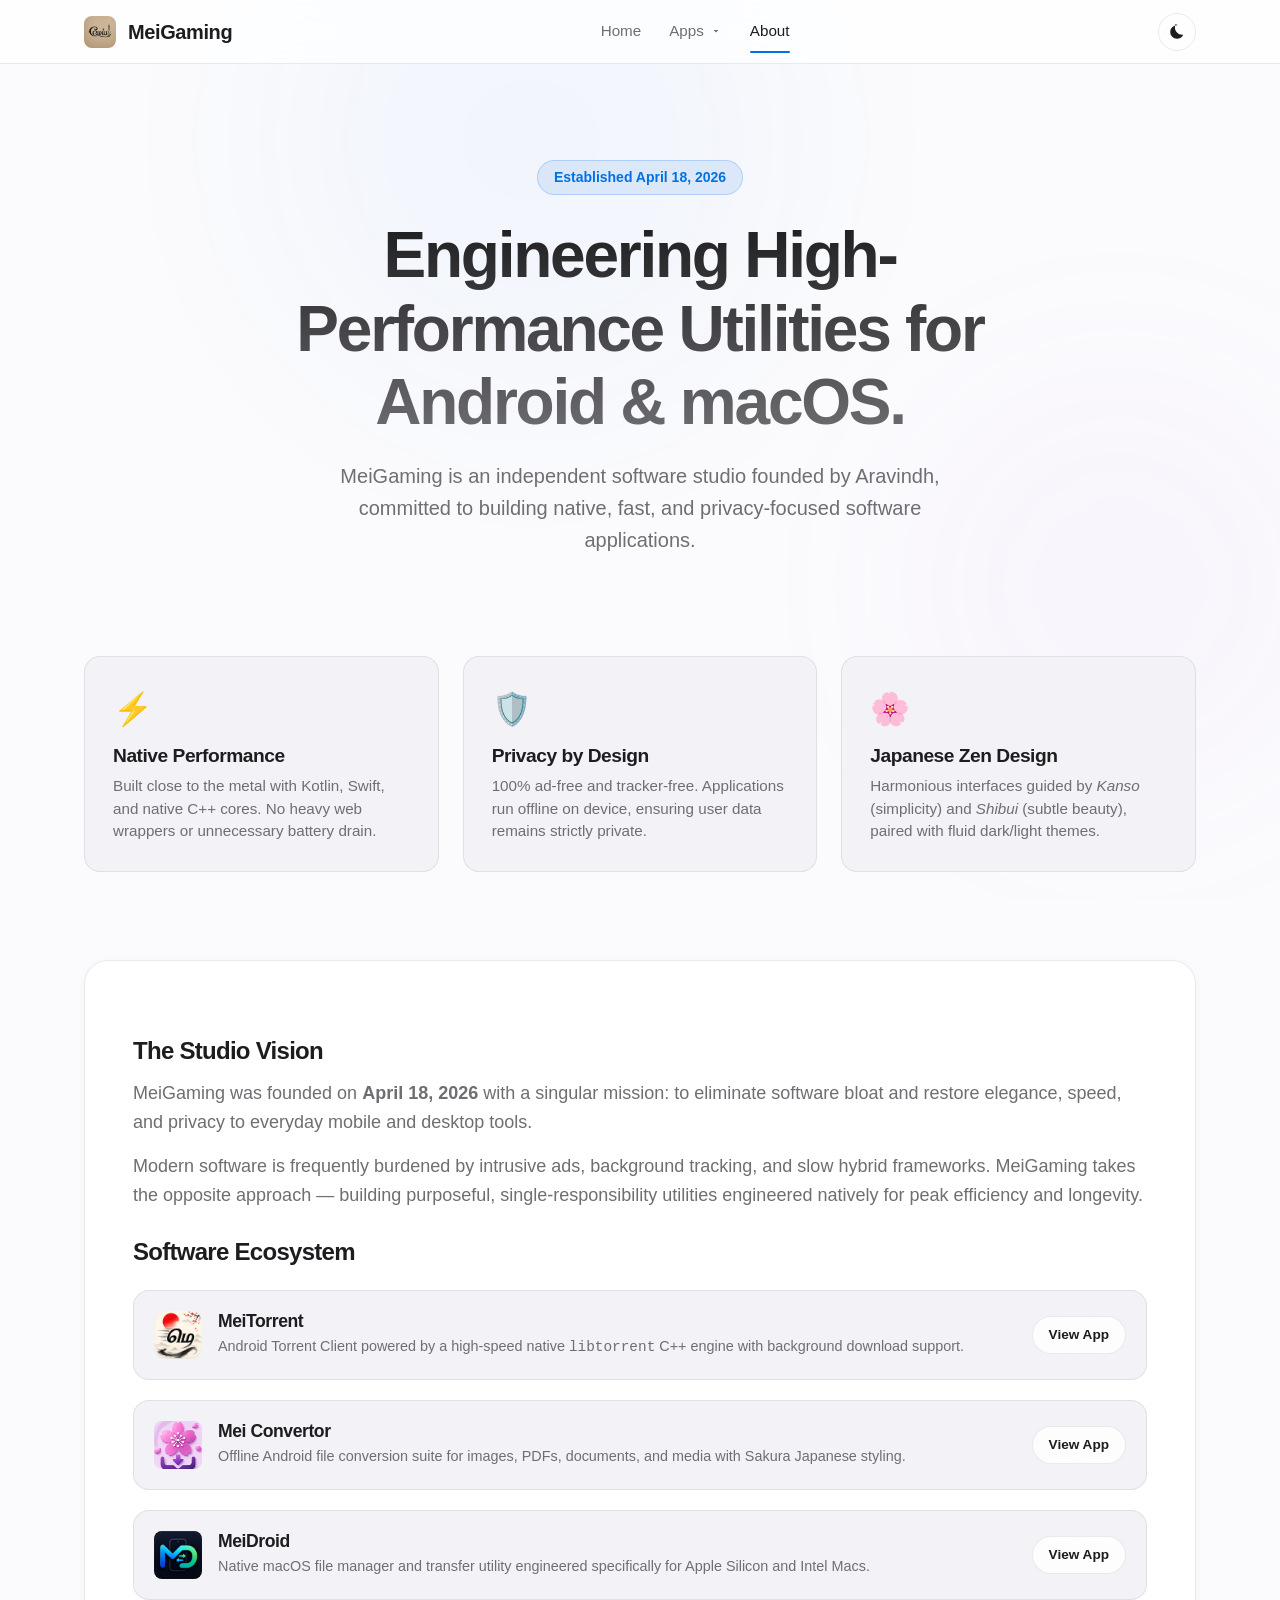
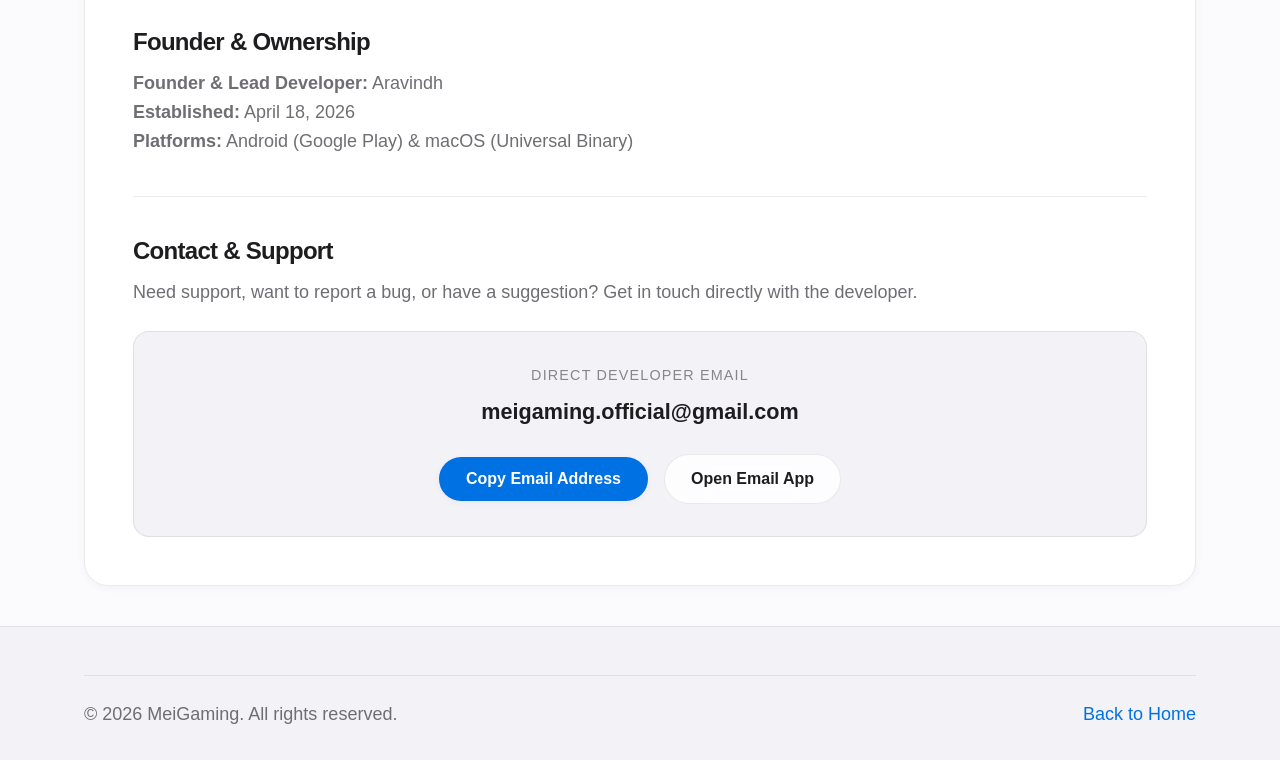
<file: about.html>
<!DOCTYPE html>
<html lang="en" data-theme="light">
<head>
  <meta charset="UTF-8">
  <meta name="viewport" content="width=device-width, initial-scale=1.0">
  <title>About MeiGaming — Software Studio & Engineering Philosophy</title>
  <meta name="description" content="Discover MeiGaming, an independent software development studio founded by Aravindh in April 2026. Dedicated to building native, privacy-first Android and macOS utilities.">

  <!-- Open Graph -->
  <meta property="og:title" content="About MeiGaming — Engineering & Design Philosophy">
  <meta property="og:description" content="Building native software with Apple-inspired minimalist design and Zen craftsmanship. Established April 18, 2026.">
  <meta property="og:url" content="https://meigaming.github.io/about.html">
  <meta property="og:image" content="https://meigaming.github.io/assets/images/logo/logo.png">

  <link rel="icon" type="image/png" href="assets/images/icons/favicon.png">
  <link rel="shortcut icon" href="favicon.ico">
  <link rel="stylesheet" href="assets/css/main.css">
  <link rel="stylesheet" href="assets/css/responsive.css">
</head>
<body>
  <div class="bg-ambient" aria-hidden="true">
    <div class="bg-ambient-orb orb-1"></div>
    <div class="bg-ambient-orb orb-2"></div>
  </div>

  <header class="header">
    <div class="container nav-container">
      <a href="index.html" class="brand" aria-label="MeiGaming Home">
        <img src="assets/images/logo/logo.png" alt="MeiGaming Studio Logo" class="brand-icon">
        <span>MeiGaming</span>
      </a>

      <nav aria-label="Main Navigation">
        <ul class="nav-links">
          <li class="nav-item"><a href="index.html" class="nav-link">Home</a></li>
          <li class="nav-item">
            <a href="index.html#apps" class="nav-link">Apps <svg width="12" height="12" viewBox="0 0 24 24" fill="currentColor"><path d="M7 10l5 5 5-5z"/></svg></a>
            <div class="dropdown-menu">
              <a href="apps/meitorrent/index.html" class="dropdown-item">MeiTorrent</a>
              <a href="apps/mei-convertor/index.html" class="dropdown-item">Mei Convertor</a>
              <a href="apps/meidroid/index.html" class="dropdown-item">MeiDroid</a>
            </div>
          </li>
          <li class="nav-item"><a href="about.html" class="nav-link active">About</a></li>
        </ul>
      </nav>

      <div style="display: flex; align-items: center; gap: 12px;">
        <button class="theme-toggle" type="button" aria-label="Toggle dark/light theme"></button>
        <button class="mobile-toggle" type="button" aria-label="Toggle Navigation Menu" aria-expanded="false">
          <svg width="24" height="24" viewBox="0 0 24 24" fill="currentColor"><path d="M3 18h18v-2H3v2zm0-5h18v-2H3v2zm0-7v2h18V6H3z"/></svg>
        </button>
      </div>
    </div>
  </header>

  <main class="container">
    <section class="hero">
      <div class="animate-fade-in">
        <div class="hero-subtitle-pill">
          <span>Established April 18, 2026</span>
        </div>
        <h1 class="hero-title">Engineering High-Performance Utilities for Android & macOS.</h1>
        <p class="hero-description">
          MeiGaming is an independent software studio founded by Aravindh, committed to building native, fast, and privacy-focused software applications.
        </p>
      </div>
    </section>

    <!-- Studio Core Principles Grid -->
    <section class="section" style="padding: 0 0 48px;">
      <div style="display: grid; grid-template-columns: repeat(auto-fit, minmax(260px, 1fr)); gap: 24px;">
        <div class="platform-card" style="text-align: left; padding: 28px; background: var(--bg-secondary);">
          <div style="font-size: 2rem; margin-bottom: 12px;">⚡</div>
          <h3 style="margin-bottom: 8px; font-size: 1.2rem; color: var(--text-primary);">Native Performance</h3>
          <p style="color: var(--text-secondary); font-size: 0.95rem; line-height: 1.5; margin: 0;">
            Built close to the metal with Kotlin, Swift, and native C++ cores. No heavy web wrappers or unnecessary battery drain.
          </p>
        </div>

        <div class="platform-card" style="text-align: left; padding: 28px; background: var(--bg-secondary);">
          <div style="font-size: 2rem; margin-bottom: 12px;">🛡️</div>
          <h3 style="margin-bottom: 8px; font-size: 1.2rem; color: var(--text-primary);">Privacy by Design</h3>
          <p style="color: var(--text-secondary); font-size: 0.95rem; line-height: 1.5; margin: 0;">
            100% ad-free and tracker-free. Applications run offline on device, ensuring user data remains strictly private.
          </p>
        </div>

        <div class="platform-card" style="text-align: left; padding: 28px; background: var(--bg-secondary);">
          <div style="font-size: 2rem; margin-bottom: 12px;">🌸</div>
          <h3 style="margin-bottom: 8px; font-size: 1.2rem; color: var(--text-primary);">Japanese Zen Design</h3>
          <p style="color: var(--text-secondary); font-size: 0.95rem; line-height: 1.5; margin: 0;">
            Harmonious interfaces guided by <em>Kanso</em> (simplicity) and <em>Shibui</em> (subtle beauty), paired with fluid dark/light themes.
          </p>
        </div>
      </div>
    </section>

    <!-- Main Content Box -->
    <section class="content-box observe-animate">
      <h2>The Studio Vision</h2>
      <p>
        MeiGaming was founded on <strong>April 18, 2026</strong> with a singular mission: to eliminate software bloat and restore elegance, speed, and privacy to everyday mobile and desktop tools.
      </p>
      <p>
        Modern software is frequently burdened by intrusive ads, background tracking, and slow hybrid frameworks. MeiGaming takes the opposite approach — building purposeful, single-responsibility utilities engineered natively for peak efficiency and longevity.
      </p>

      <h2>Software Ecosystem</h2>
      <div style="display: flex; flex-direction: column; gap: 20px; margin: 24px 0;">
        <div style="padding: 20px; background: var(--bg-secondary); border-radius: var(--radius-md); border: 1px solid var(--border-color); display: flex; align-items: center; gap: 16px; flex-wrap: wrap;">
          <img src="assets/images/logo/meitorrent-icon.png" alt="MeiTorrent" style="width: 48px; height: 48px; border-radius: var(--radius-sm); object-fit: cover;">
          <div style="flex: 1; min-width: 200px;">
            <h3 style="margin: 0 0 4px; font-size: 1.1rem; color: var(--text-primary);">MeiTorrent</h3>
            <p style="margin: 0; color: var(--text-secondary); font-size: 0.9rem;">Android Torrent Client powered by a high-speed native <code>libtorrent</code> C++ engine with background download support.</p>
          </div>
          <a href="apps/meitorrent/index.html" class="btn btn-secondary" style="font-size: 0.85rem; padding: 8px 16px;">View App</a>
        </div>

        <div style="padding: 20px; background: var(--bg-secondary); border-radius: var(--radius-md); border: 1px solid var(--border-color); display: flex; align-items: center; gap: 16px; flex-wrap: wrap;">
          <img src="assets/images/logo/mei-convertor-icon.png" alt="Mei Convertor" style="width: 48px; height: 48px; border-radius: var(--radius-sm); object-fit: cover;">
          <div style="flex: 1; min-width: 200px;">
            <h3 style="margin: 0 0 4px; font-size: 1.1rem; color: var(--text-primary);">Mei Convertor</h3>
            <p style="margin: 0; color: var(--text-secondary); font-size: 0.9rem;">Offline Android file conversion suite for images, PDFs, documents, and media with Sakura Japanese styling.</p>
          </div>
          <a href="apps/mei-convertor/index.html" class="btn btn-secondary" style="font-size: 0.85rem; padding: 8px 16px;">View App</a>
        </div>

        <div style="padding: 20px; background: var(--bg-secondary); border-radius: var(--radius-md); border: 1px solid var(--border-color); display: flex; align-items: center; gap: 16px; flex-wrap: wrap;">
          <img src="assets/images/logo/meidroid-icon.jpg" alt="MeiDroid" style="width: 48px; height: 48px; border-radius: var(--radius-sm); object-fit: cover;">
          <div style="flex: 1; min-width: 200px;">
            <h3 style="margin: 0 0 4px; font-size: 1.1rem; color: var(--text-primary);">MeiDroid</h3>
            <p style="margin: 0; color: var(--text-secondary); font-size: 0.9rem;">Native macOS file manager and transfer utility engineered specifically for Apple Silicon and Intel Macs.</p>
          </div>
          <a href="apps/meidroid/index.html" class="btn btn-secondary" style="font-size: 0.85rem; padding: 8px 16px;">View App</a>
        </div>
      </div>

      <h2>Founder & Ownership</h2>
      <p>
        <strong>Founder & Lead Developer:</strong> Aravindh<br>
        <strong>Established:</strong> April 18, 2026<br>
        <strong>Platforms:</strong> Android (Google Play) & macOS (Universal Binary)
      </p>

      <hr style="margin: 40px 0; border: none; border-top: 1px solid var(--border-color);">

      <!-- Integrated Contact & Support Section -->
      <h2 id="contact">Contact & Support</h2>
      <p>Need support, want to report a bug, or have a suggestion? Get in touch directly with the developer.</p>

      <div style="background: var(--bg-secondary); border-radius: var(--radius-md); padding: 32px; margin-top: 24px; text-align: center; border: 1px solid var(--border-color);">
        <p style="font-size: 0.9rem; text-transform: uppercase; letter-spacing: 0.08em; color: var(--text-tertiary); margin-bottom: 8px;">Direct Developer Email</p>
        <p style="font-size: 1.35rem; font-weight: 700; color: var(--text-primary); margin-bottom: 24px;">meigaming.official@gmail.com</p>
        
        <div style="display: flex; align-items: center; justify-content: center; gap: 16px; flex-wrap: wrap;">
          <button class="btn btn-primary" data-copy-email type="button">
            Copy Email Address
          </button>
          <a href="mailto:meigaming.official@gmail.com" class="btn btn-secondary">
            Open Email App
          </a>
        </div>
      </div>
    </section>
  </main>

  <footer class="footer">
    <div class="container">
      <div class="footer-bottom">
        <p>&copy; <span class="copyright-year">2026</span> MeiGaming. All rights reserved.</p>
        <p><a href="index.html">Back to Home</a></p>
      </div>
    </div>
  </footer>

  <script src="assets/js/theme.js"></script>
  <script src="assets/js/navigation.js"></script>
  <script src="assets/js/main.js"></script>
</body>
</html>
</file>
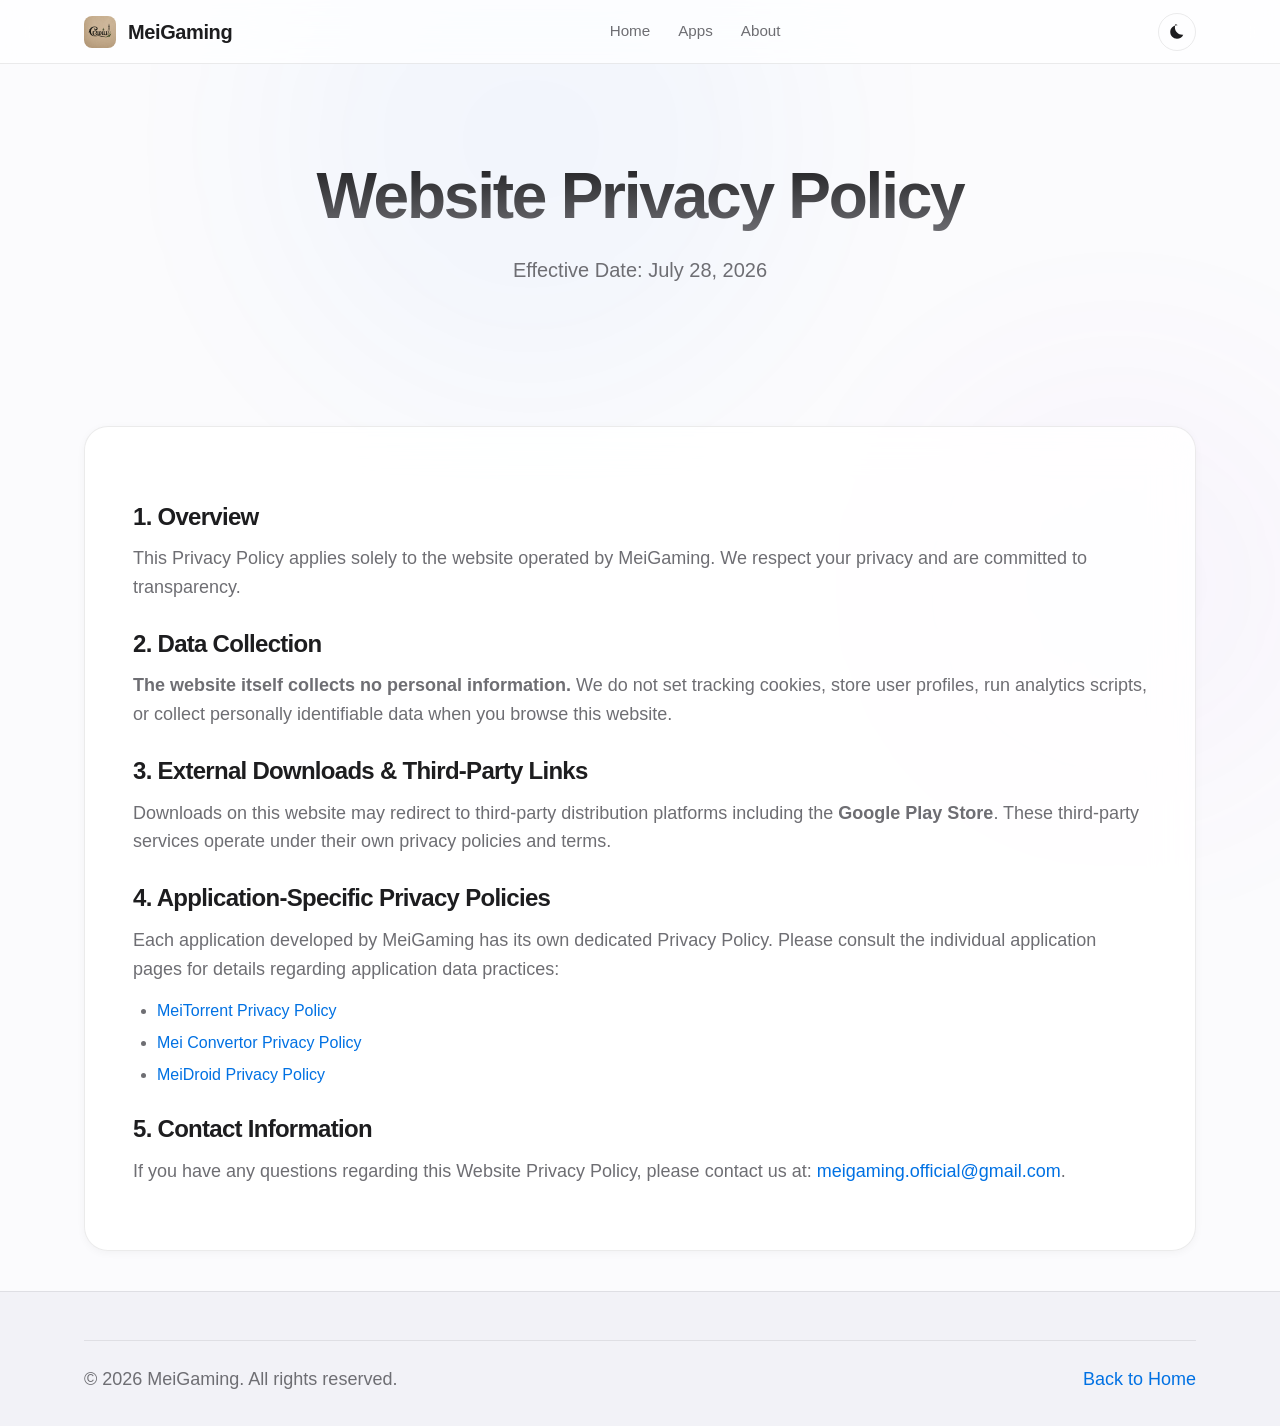
<file: privacy.html>
<!DOCTYPE html>
<html lang="en" data-theme="light">
<head>
  <meta charset="UTF-8">
  <meta name="viewport" content="width=device-width, initial-scale=1.0">
  <title>Website Privacy Policy — MeiGaming</title>
  <meta name="description" content="Website Privacy Policy for MeiGaming. The website collects no personal data.">

  <link rel="icon" type="image/png" href="assets/images/icons/favicon.png">
  <link rel="shortcut icon" href="favicon.ico">
  <link rel="stylesheet" href="assets/css/main.css">
  <link rel="stylesheet" href="assets/css/responsive.css">
</head>
<body>
  <div class="bg-ambient" aria-hidden="true">
    <div class="bg-ambient-orb orb-1"></div>
    <div class="bg-ambient-orb orb-2"></div>
  </div>

  <header class="header">
    <div class="container nav-container">
      <a href="index.html" class="brand" aria-label="MeiGaming Home">
        <img src="assets/images/logo/logo.png" alt="MeiGaming Studio Logo" class="brand-icon">
        <span>MeiGaming</span>
      </a>

      <nav aria-label="Main Navigation">
        <ul class="nav-links">
          <li class="nav-item"><a href="index.html" class="nav-link">Home</a></li>
          <li class="nav-item"><a href="index.html#apps" class="nav-link">Apps</a></li>
          <li class="nav-item"><a href="about.html" class="nav-link">About</a></li>
        </ul>
      </nav>

      <div style="display: flex; align-items: center; gap: 12px;">
        <button class="theme-toggle" type="button" aria-label="Toggle dark/light theme"></button>
        <button class="mobile-toggle" type="button" aria-label="Toggle Navigation Menu" aria-expanded="false">
          <svg width="24" height="24" viewBox="0 0 24 24" fill="currentColor"><path d="M3 18h18v-2H3v2zm0-5h18v-2H3v2zm0-7v2h18V6H3z"/></svg>
        </button>
      </div>
    </div>
  </header>

  <main class="container">
    <section class="hero">
      <div class="animate-fade-in">
        <h1 class="hero-title">Website Privacy Policy</h1>
        <p class="hero-description">Effective Date: July 28, 2026</p>
      </div>
    </section>

    <section class="content-box observe-animate">
      <h2>1. Overview</h2>
      <p>
        This Privacy Policy applies solely to the website operated by MeiGaming. We respect your privacy and are committed to transparency.
      </p>

      <h2>2. Data Collection</h2>
      <p>
        <strong>The website itself collects no personal information.</strong> We do not set tracking cookies, store user profiles, run analytics scripts, or collect personally identifiable data when you browse this website.
      </p>

      <h2>3. External Downloads & Third-Party Links</h2>
      <p>
        Downloads on this website may redirect to third-party distribution platforms including the <strong>Google Play Store</strong>. These third-party services operate under their own privacy policies and terms.
      </p>

      <h2>4. Application-Specific Privacy Policies</h2>
      <p>
        Each application developed by MeiGaming has its own dedicated Privacy Policy. Please consult the individual application pages for details regarding application data practices:
      </p>
      <ul>
        <li><a href="apps/meitorrent/privacy-policy.html">MeiTorrent Privacy Policy</a></li>
        <li><a href="apps/mei-convertor/privacy-policy.html">Mei Convertor Privacy Policy</a></li>
        <li><a href="apps/meidroid/privacy-policy.html">MeiDroid Privacy Policy</a></li>
      </ul>

      <h2>5. Contact Information</h2>
      <p>
        If you have any questions regarding this Website Privacy Policy, please contact us at: <a href="mailto:meigaming.official@gmail.com">meigaming.official@gmail.com</a>.
      </p>
    </section>
  </main>

  <footer class="footer">
    <div class="container">
      <div class="footer-bottom">
        <p>&copy; <span class="copyright-year">2026</span> MeiGaming. All rights reserved.</p>
        <p><a href="index.html">Back to Home</a></p>
      </div>
    </div>
  </footer>

  <script src="assets/js/theme.js"></script>
  <script src="assets/js/navigation.js"></script>
  <script src="assets/js/main.js"></script>
</body>
</html>
</file>
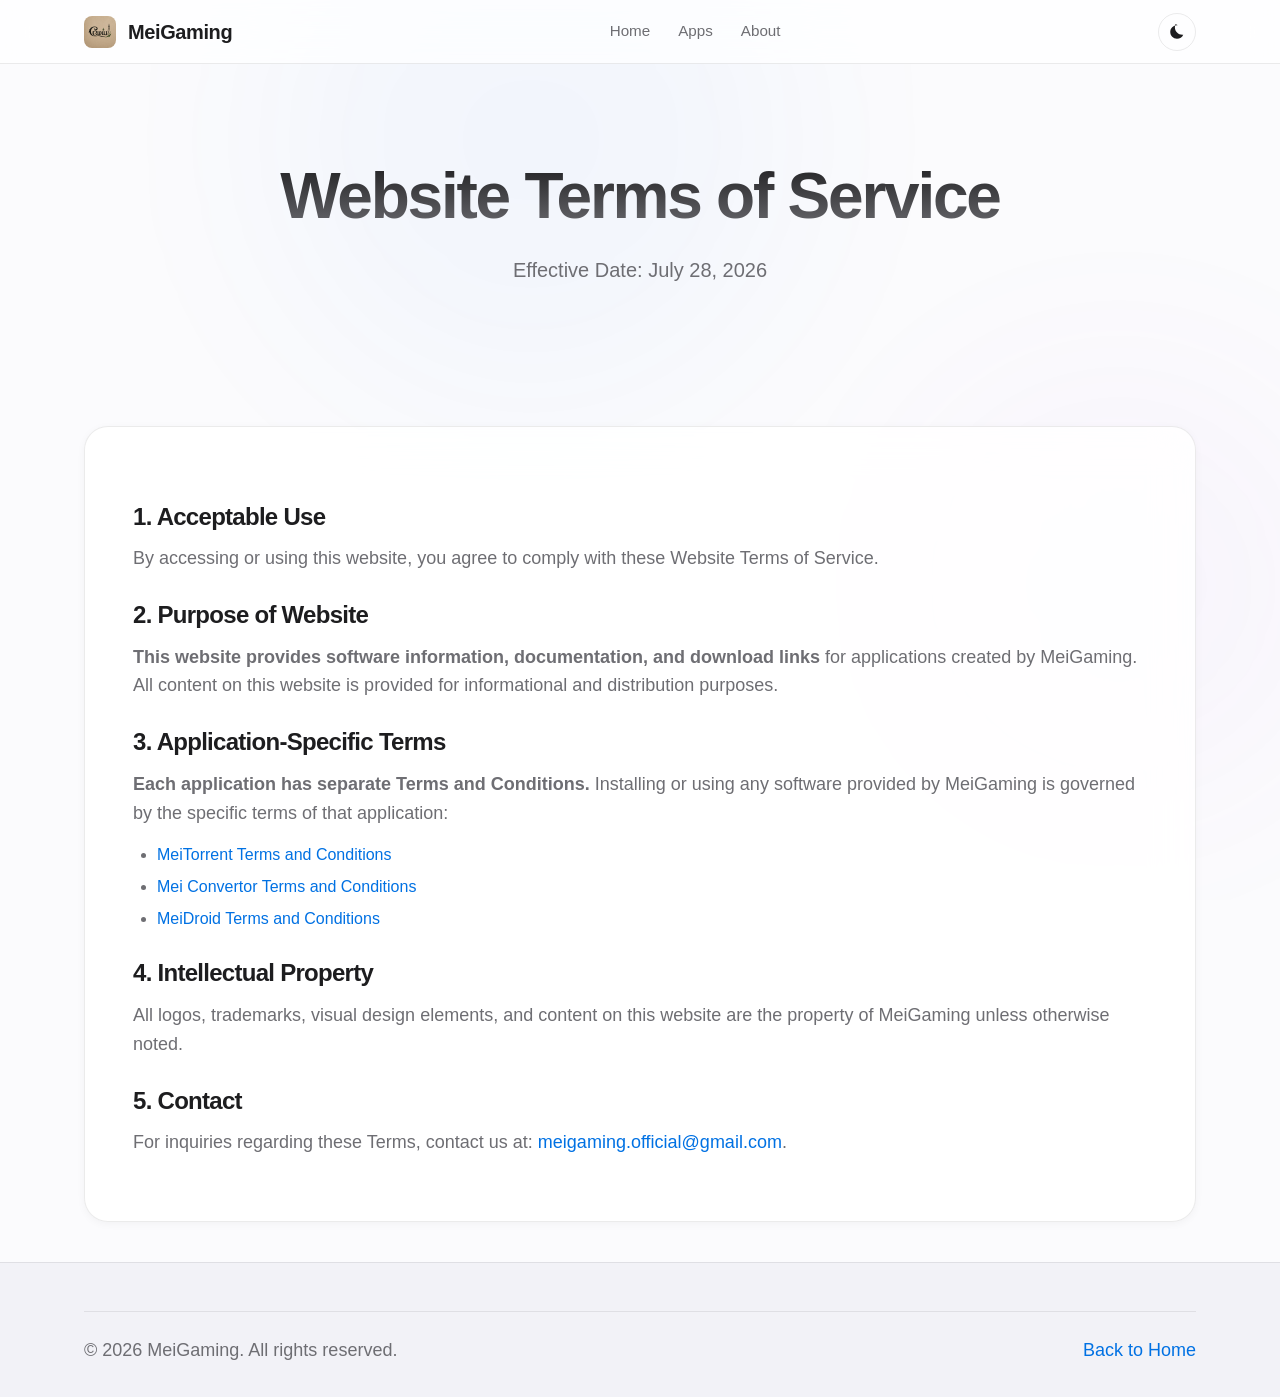
<file: terms.html>
<!DOCTYPE html>
<html lang="en" data-theme="light">
<head>
  <meta charset="UTF-8">
  <meta name="viewport" content="width=device-width, initial-scale=1.0">
  <title>Website Terms of Service — MeiGaming</title>
  <meta name="description" content="Website Terms of Service for MeiGaming.">

  <link rel="icon" type="image/png" href="assets/images/icons/favicon.png">
  <link rel="shortcut icon" href="favicon.ico">
  <link rel="stylesheet" href="assets/css/main.css">
  <link rel="stylesheet" href="assets/css/responsive.css">
</head>
<body>
  <div class="bg-ambient" aria-hidden="true">
    <div class="bg-ambient-orb orb-1"></div>
    <div class="bg-ambient-orb orb-2"></div>
  </div>

  <header class="header">
    <div class="container nav-container">
      <a href="index.html" class="brand" aria-label="MeiGaming Home">
        <img src="assets/images/logo/logo.png" alt="MeiGaming Studio Logo" class="brand-icon">
        <span>MeiGaming</span>
      </a>

      <nav aria-label="Main Navigation">
        <ul class="nav-links">
          <li class="nav-item"><a href="index.html" class="nav-link">Home</a></li>
          <li class="nav-item"><a href="index.html#apps" class="nav-link">Apps</a></li>
          <li class="nav-item"><a href="about.html" class="nav-link">About</a></li>
        </ul>
      </nav>

      <div style="display: flex; align-items: center; gap: 12px;">
        <button class="theme-toggle" type="button" aria-label="Toggle dark/light theme"></button>
        <button class="mobile-toggle" type="button" aria-label="Toggle Navigation Menu" aria-expanded="false">
          <svg width="24" height="24" viewBox="0 0 24 24" fill="currentColor"><path d="M3 18h18v-2H3v2zm0-5h18v-2H3v2zm0-7v2h18V6H3z"/></svg>
        </button>
      </div>
    </div>
  </header>

  <main class="container">
    <section class="hero">
      <div class="animate-fade-in">
        <h1 class="hero-title">Website Terms of Service</h1>
        <p class="hero-description">Effective Date: July 28, 2026</p>
      </div>
    </section>

    <section class="content-box observe-animate">
      <h2>1. Acceptable Use</h2>
      <p>
        By accessing or using this website, you agree to comply with these Website Terms of Service.
      </p>

      <h2>2. Purpose of Website</h2>
      <p>
        <strong>This website provides software information, documentation, and download links</strong> for applications created by MeiGaming. All content on this website is provided for informational and distribution purposes.
      </p>

      <h2>3. Application-Specific Terms</h2>
      <p>
        <strong>Each application has separate Terms and Conditions.</strong> Installing or using any software provided by MeiGaming is governed by the specific terms of that application:
      </p>
      <ul>
        <li><a href="apps/meitorrent/terms.html">MeiTorrent Terms and Conditions</a></li>
        <li><a href="apps/mei-convertor/terms.html">Mei Convertor Terms and Conditions</a></li>
        <li><a href="apps/meidroid/terms.html">MeiDroid Terms and Conditions</a></li>
      </ul>

      <h2>4. Intellectual Property</h2>
      <p>
        All logos, trademarks, visual design elements, and content on this website are the property of MeiGaming unless otherwise noted.
      </p>

      <h2>5. Contact</h2>
      <p>
        For inquiries regarding these Terms, contact us at: <a href="mailto:meigaming.official@gmail.com">meigaming.official@gmail.com</a>.
      </p>
    </section>
  </main>

  <footer class="footer">
    <div class="container">
      <div class="footer-bottom">
        <p>&copy; <span class="copyright-year">2026</span> MeiGaming. All rights reserved.</p>
        <p><a href="index.html">Back to Home</a></p>
      </div>
    </div>
  </footer>

  <script src="assets/js/theme.js"></script>
  <script src="assets/js/navigation.js"></script>
  <script src="assets/js/main.js"></script>
</body>
</html>
</file>
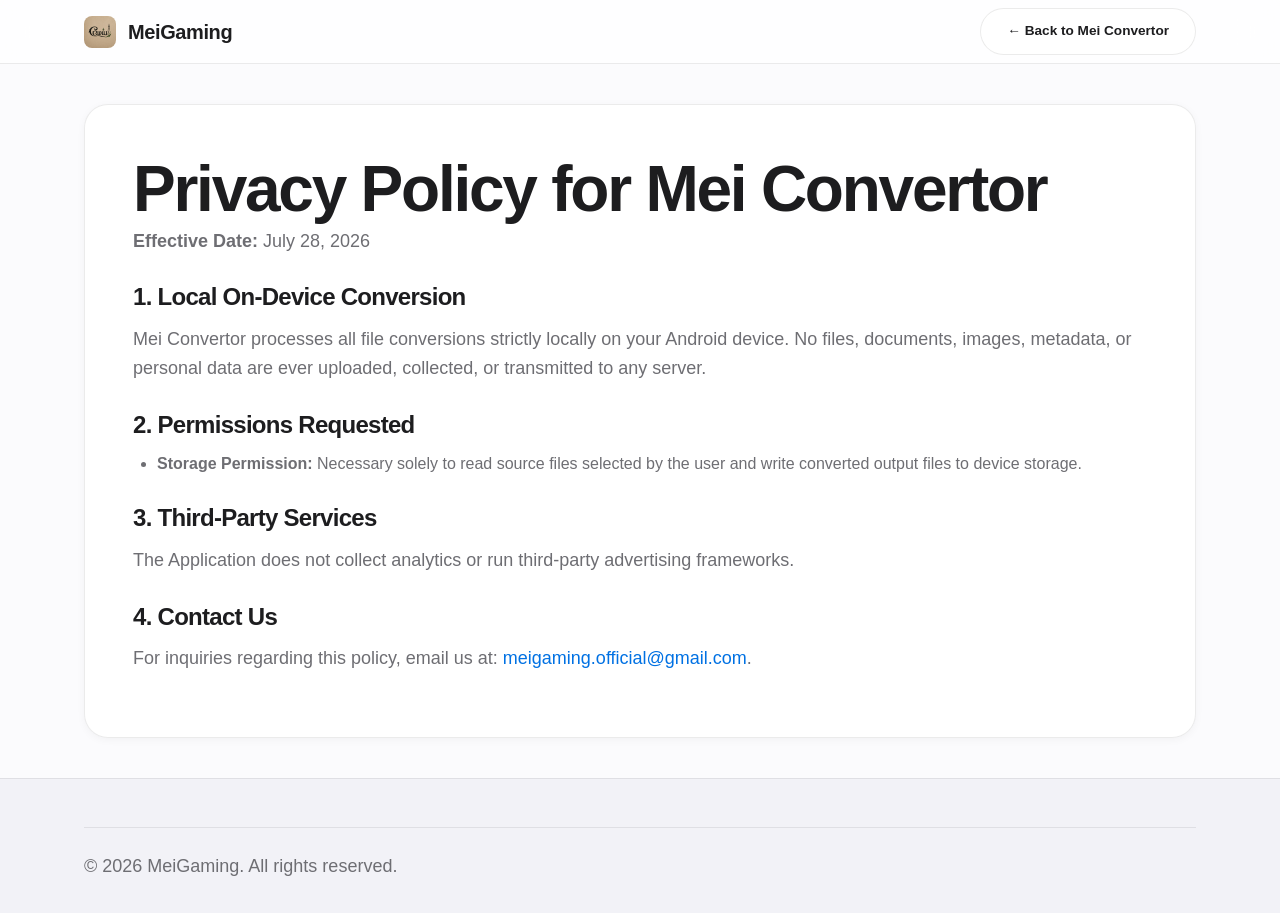
<file: apps/mei-convertor/privacy-policy.html>
<!DOCTYPE html>
<html lang="en" data-theme="light">
<head>
  <meta charset="UTF-8">
  <meta name="viewport" content="width=device-width, initial-scale=1.0">
  <title>Mei Convertor — Privacy Policy | MeiGaming</title>
  <link rel="icon" type="image/png" href="../../assets/images/icons/favicon.png">
  <link rel="stylesheet" href="../../assets/css/main.css">
  <link rel="stylesheet" href="../../assets/css/responsive.css">
</head>
<body>
  <header class="header">
    <div class="container nav-container">
      <a href="../../index.html" class="brand">
        <img src="../../assets/images/logo/logo.png" alt="MeiGaming Logo" class="brand-icon">
        <span>MeiGaming</span>
      </a>
      <a href="index.html" class="btn btn-secondary" style="font-size: 0.85rem;">&larr; Back to Mei Convertor</a>
    </div>
  </header>

  <main class="container">
    <section class="content-box">
      <h1>Privacy Policy for Mei Convertor</h1>
      <p><strong>Effective Date:</strong> July 28, 2026</p>

      <h2>1. Local On-Device Conversion</h2>
      <p>
        Mei Convertor processes all file conversions strictly locally on your Android device. No files, documents, images, metadata, or personal data are ever uploaded, collected, or transmitted to any server.
      </p>

      <h2>2. Permissions Requested</h2>
      <ul>
        <li><strong>Storage Permission:</strong> Necessary solely to read source files selected by the user and write converted output files to device storage.</li>
      </ul>

      <h2>3. Third-Party Services</h2>
      <p>
        The Application does not collect analytics or run third-party advertising frameworks.
      </p>

      <h2>4. Contact Us</h2>
      <p>
        For inquiries regarding this policy, email us at: <a href="mailto:meigaming.official@gmail.com">meigaming.official@gmail.com</a>.
      </p>
    </section>
  </main>

  <footer class="footer">
    <div class="container">
      <div class="footer-bottom">
        <p>&copy; <span class="copyright-year">2026</span> MeiGaming. All rights reserved.</p>
      </div>
    </div>
  </footer>

  <script src="../../assets/js/theme.js"></script>
  <script src="../../assets/js/main.js"></script>
</body>
</html>
</file>
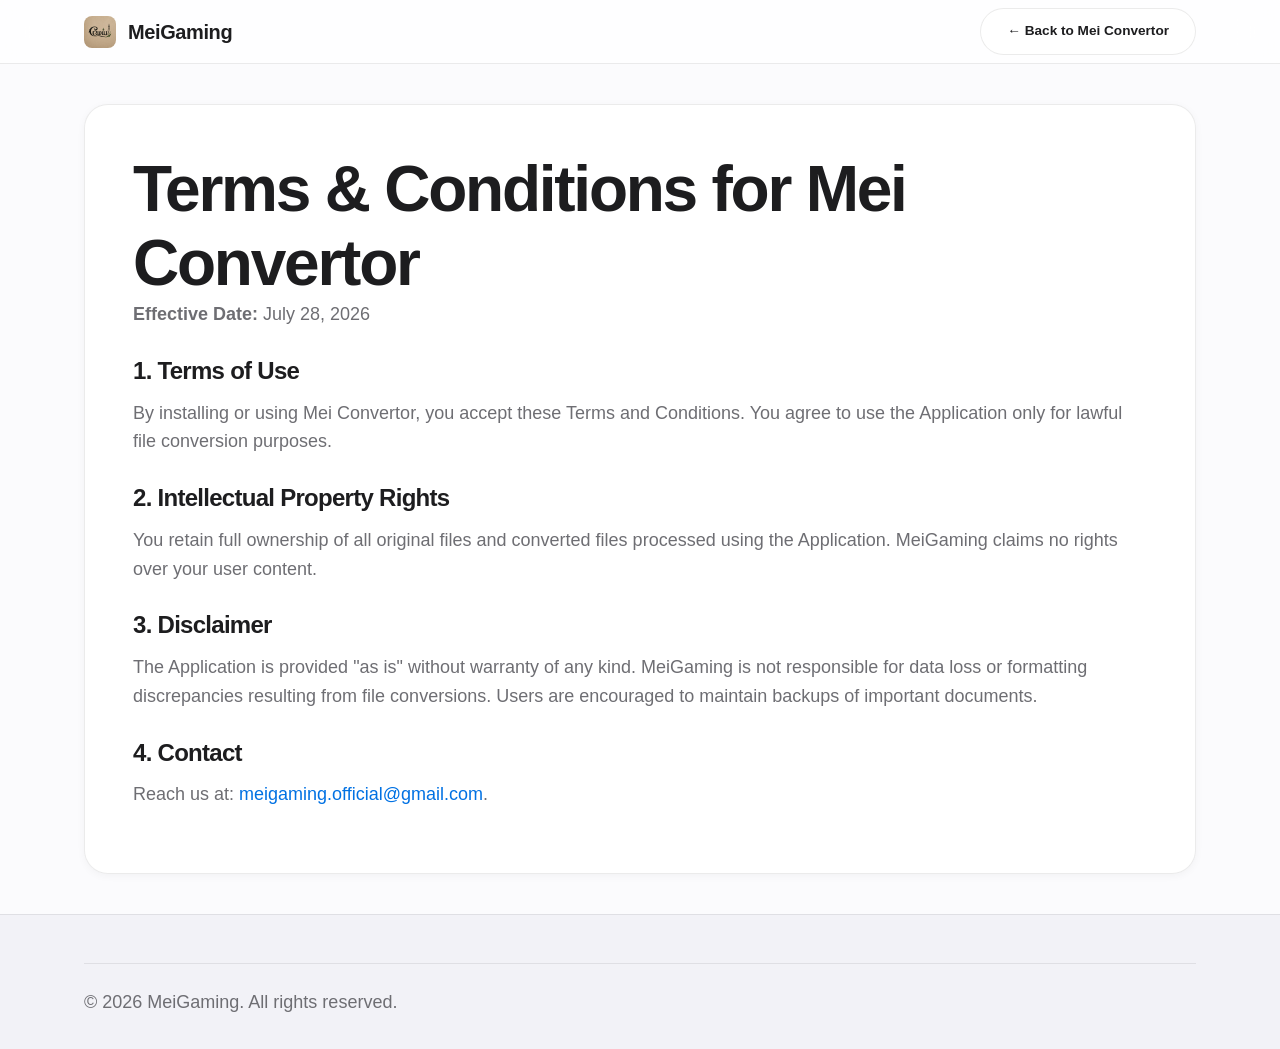
<file: apps/mei-convertor/terms.html>
<!DOCTYPE html>
<html lang="en" data-theme="light">
<head>
  <meta charset="UTF-8">
  <meta name="viewport" content="width=device-width, initial-scale=1.0">
  <title>Mei Convertor — Terms & Conditions | MeiGaming</title>
  <link rel="icon" type="image/png" href="../../assets/images/icons/favicon.png">
  <link rel="stylesheet" href="../../assets/css/main.css">
  <link rel="stylesheet" href="../../assets/css/responsive.css">
</head>
<body>
  <header class="header">
    <div class="container nav-container">
      <a href="../../index.html" class="brand">
        <img src="../../assets/images/logo/logo.png" alt="MeiGaming Logo" class="brand-icon">
        <span>MeiGaming</span>
      </a>
      <a href="index.html" class="btn btn-secondary" style="font-size: 0.85rem;">&larr; Back to Mei Convertor</a>
    </div>
  </header>

  <main class="container">
    <section class="content-box">
      <h1>Terms & Conditions for Mei Convertor</h1>
      <p><strong>Effective Date:</strong> July 28, 2026</p>

      <h2>1. Terms of Use</h2>
      <p>
        By installing or using Mei Convertor, you accept these Terms and Conditions. You agree to use the Application only for lawful file conversion purposes.
      </p>

      <h2>2. Intellectual Property Rights</h2>
      <p>
        You retain full ownership of all original files and converted files processed using the Application. MeiGaming claims no rights over your user content.
      </p>

      <h2>3. Disclaimer</h2>
      <p>
        The Application is provided "as is" without warranty of any kind. MeiGaming is not responsible for data loss or formatting discrepancies resulting from file conversions. Users are encouraged to maintain backups of important documents.
      </p>

      <h2>4. Contact</h2>
      <p>
        Reach us at: <a href="mailto:meigaming.official@gmail.com">meigaming.official@gmail.com</a>.
      </p>
    </section>
  </main>

  <footer class="footer">
    <div class="container">
      <div class="footer-bottom">
        <p>&copy; <span class="copyright-year">2026</span> MeiGaming. All rights reserved.</p>
      </div>
    </div>
  </footer>

  <script src="../../assets/js/theme.js"></script>
  <script src="../../assets/js/main.js"></script>
</body>
</html>
</file>
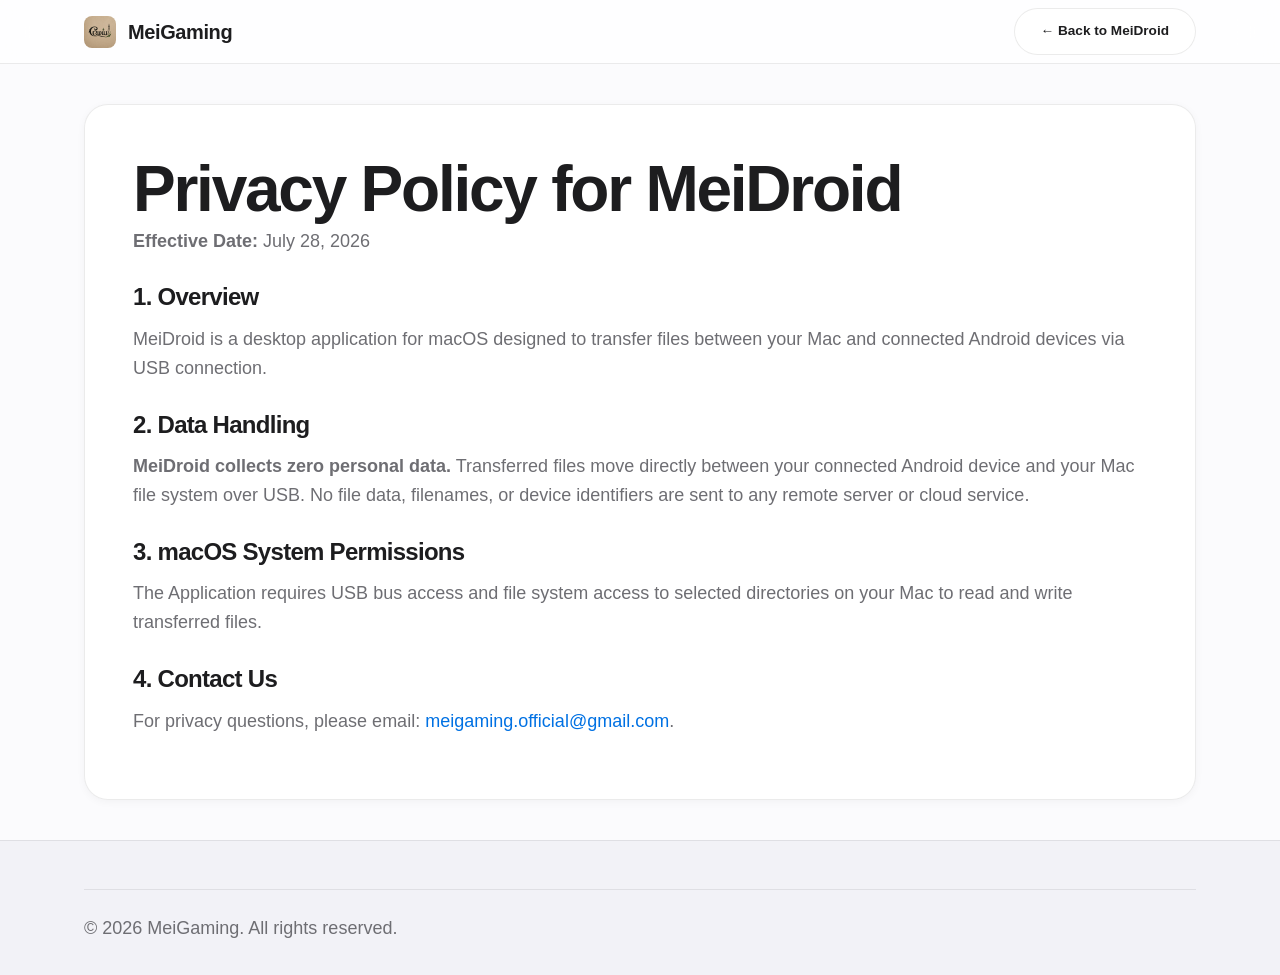
<file: apps/meidroid/privacy-policy.html>
<!DOCTYPE html>
<html lang="en" data-theme="light">
<head>
  <meta charset="UTF-8">
  <meta name="viewport" content="width=device-width, initial-scale=1.0">
  <title>MeiDroid — Privacy Policy | MeiGaming</title>
  <link rel="icon" type="image/png" href="../../assets/images/icons/favicon.png">
  <link rel="stylesheet" href="../../assets/css/main.css">
  <link rel="stylesheet" href="../../assets/css/responsive.css">
</head>
<body>
  <header class="header">
    <div class="container nav-container">
      <a href="../../index.html" class="brand">
        <img src="../../assets/images/logo/logo.png" alt="MeiGaming Logo" class="brand-icon">
        <span>MeiGaming</span>
      </a>
      <a href="index.html" class="btn btn-secondary" style="font-size: 0.85rem;">&larr; Back to MeiDroid</a>
    </div>
  </header>

  <main class="container">
    <section class="content-box">
      <h1>Privacy Policy for MeiDroid</h1>
      <p><strong>Effective Date:</strong> July 28, 2026</p>

      <h2>1. Overview</h2>
      <p>
        MeiDroid is a desktop application for macOS designed to transfer files between your Mac and connected Android devices via USB connection.
      </p>

      <h2>2. Data Handling</h2>
      <p>
        <strong>MeiDroid collects zero personal data.</strong> Transferred files move directly between your connected Android device and your Mac file system over USB. No file data, filenames, or device identifiers are sent to any remote server or cloud service.
      </p>

      <h2>3. macOS System Permissions</h2>
      <p>
        The Application requires USB bus access and file system access to selected directories on your Mac to read and write transferred files.
      </p>

      <h2>4. Contact Us</h2>
      <p>
        For privacy questions, please email: <a href="mailto:meigaming.official@gmail.com">meigaming.official@gmail.com</a>.
      </p>
    </section>
  </main>

  <footer class="footer">
    <div class="container">
      <div class="footer-bottom">
        <p>&copy; <span class="copyright-year">2026</span> MeiGaming. All rights reserved.</p>
      </div>
    </div>
  </footer>

  <script src="../../assets/js/theme.js"></script>
  <script src="../../assets/js/main.js"></script>
</body>
</html>
</file>
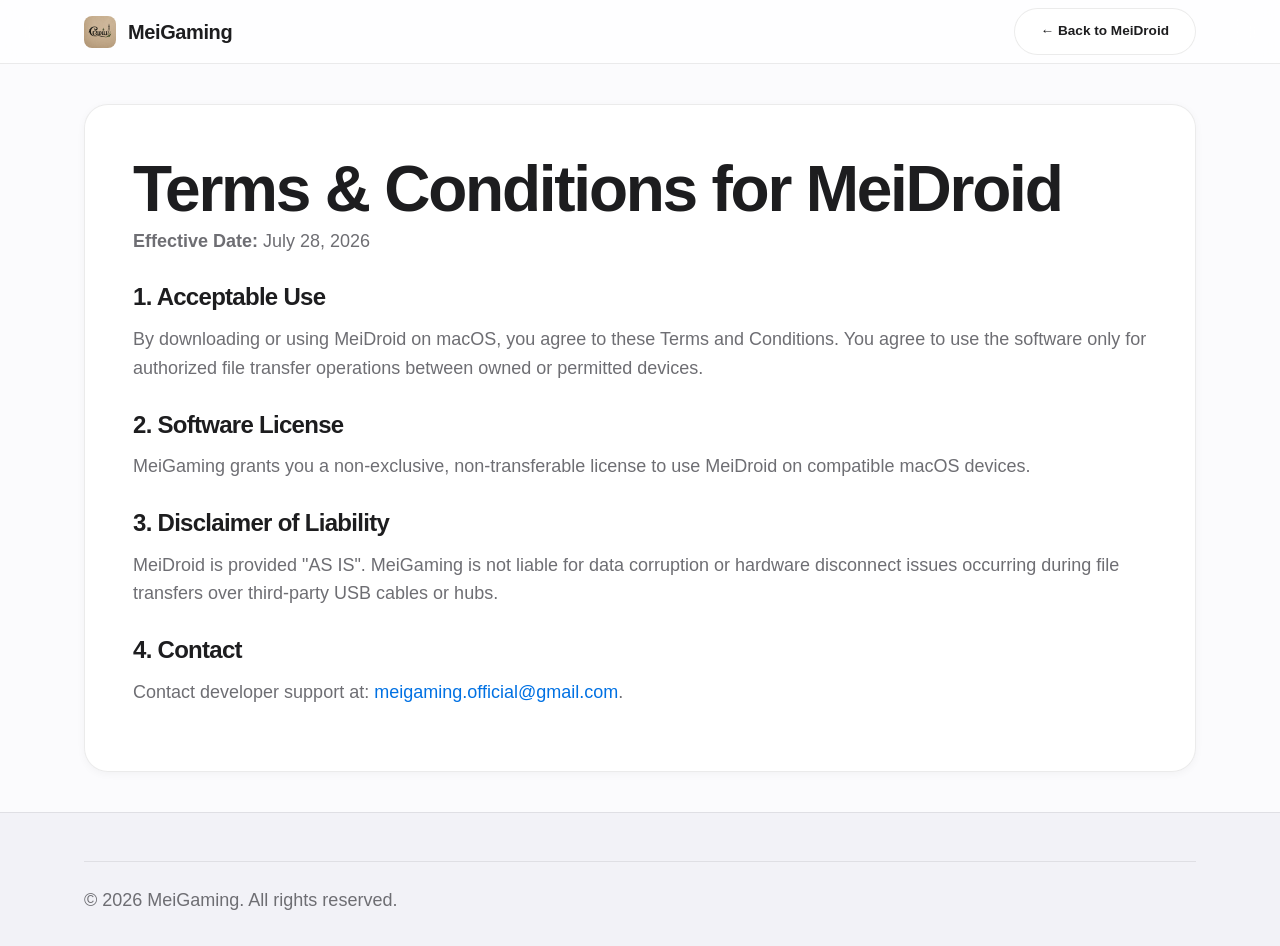
<file: apps/meidroid/terms.html>
<!DOCTYPE html>
<html lang="en" data-theme="light">
<head>
  <meta charset="UTF-8">
  <meta name="viewport" content="width=device-width, initial-scale=1.0">
  <title>MeiDroid — Terms & Conditions | MeiGaming</title>
  <link rel="icon" type="image/png" href="../../assets/images/icons/favicon.png">
  <link rel="stylesheet" href="../../assets/css/main.css">
  <link rel="stylesheet" href="../../assets/css/responsive.css">
</head>
<body>
  <header class="header">
    <div class="container nav-container">
      <a href="../../index.html" class="brand">
        <img src="../../assets/images/logo/logo.png" alt="MeiGaming Logo" class="brand-icon">
        <span>MeiGaming</span>
      </a>
      <a href="index.html" class="btn btn-secondary" style="font-size: 0.85rem;">&larr; Back to MeiDroid</a>
    </div>
  </header>

  <main class="container">
    <section class="content-box">
      <h1>Terms & Conditions for MeiDroid</h1>
      <p><strong>Effective Date:</strong> July 28, 2026</p>

      <h2>1. Acceptable Use</h2>
      <p>
        By downloading or using MeiDroid on macOS, you agree to these Terms and Conditions. You agree to use the software only for authorized file transfer operations between owned or permitted devices.
      </p>

      <h2>2. Software License</h2>
      <p>
        MeiGaming grants you a non-exclusive, non-transferable license to use MeiDroid on compatible macOS devices.
      </p>

      <h2>3. Disclaimer of Liability</h2>
      <p>
        MeiDroid is provided "AS IS". MeiGaming is not liable for data corruption or hardware disconnect issues occurring during file transfers over third-party USB cables or hubs.
      </p>

      <h2>4. Contact</h2>
      <p>
        Contact developer support at: <a href="mailto:meigaming.official@gmail.com">meigaming.official@gmail.com</a>.
      </p>
    </section>
  </main>

  <footer class="footer">
    <div class="container">
      <div class="footer-bottom">
        <p>&copy; <span class="copyright-year">2026</span> MeiGaming. All rights reserved.</p>
      </div>
    </div>
  </footer>

  <script src="../../assets/js/theme.js"></script>
  <script src="../../assets/js/main.js"></script>
</body>
</html>
</file>
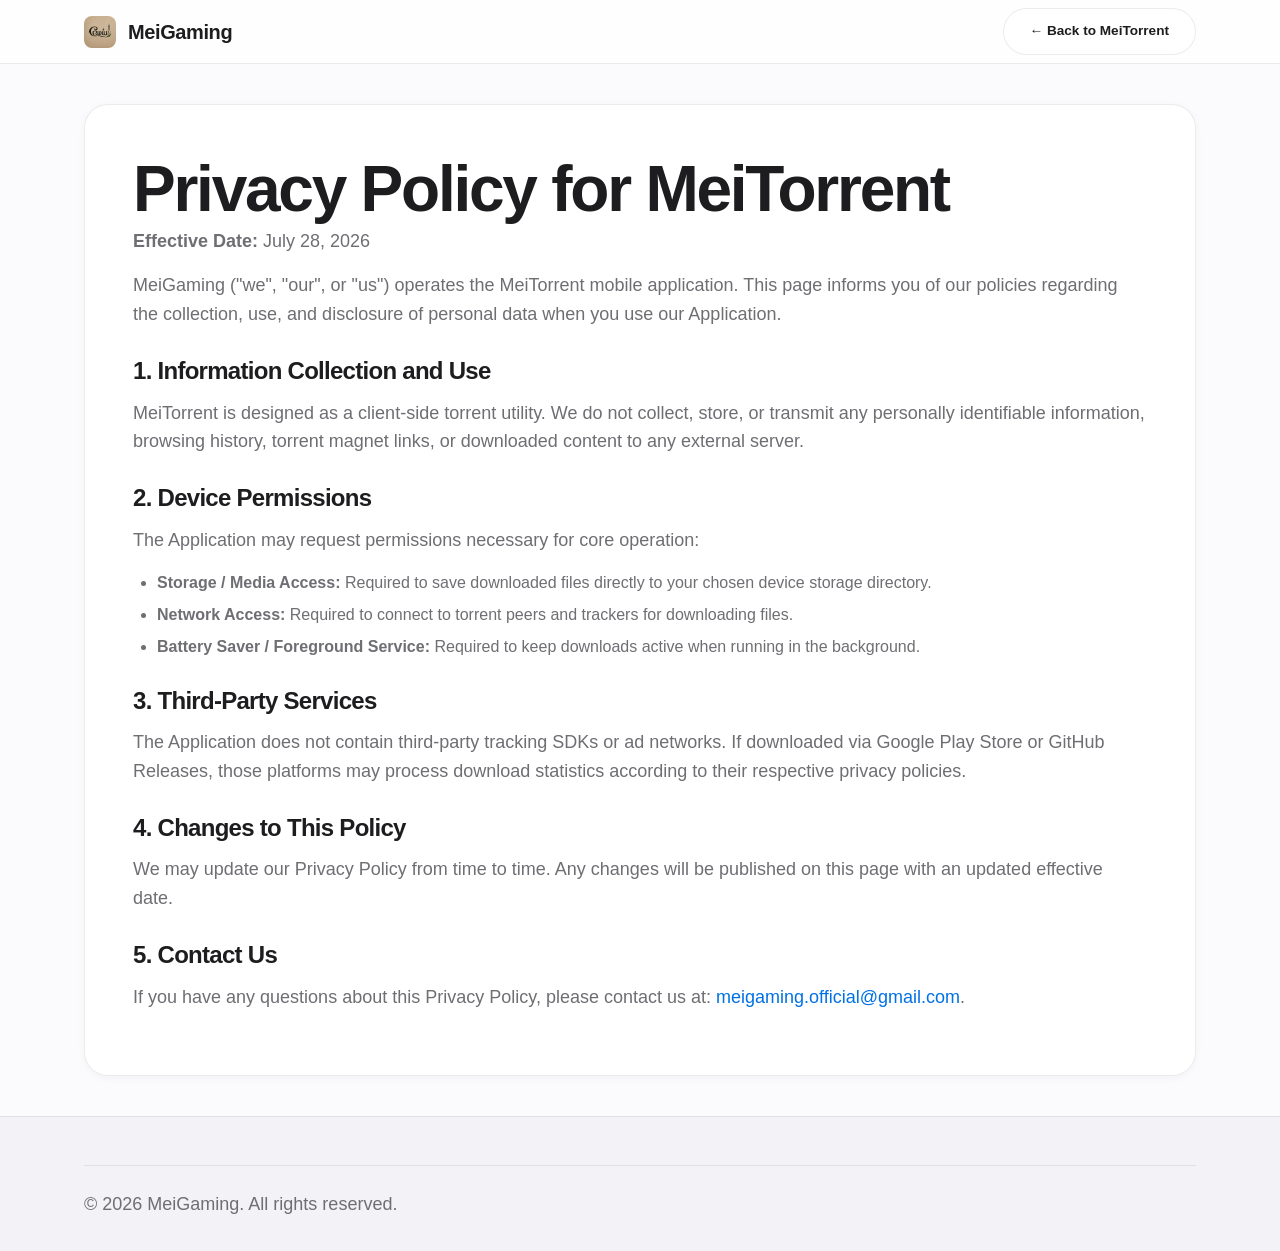
<file: apps/meitorrent/privacy-policy.html>
<!DOCTYPE html>
<html lang="en" data-theme="light">
<head>
  <meta charset="UTF-8">
  <meta name="viewport" content="width=device-width, initial-scale=1.0">
  <title>MeiTorrent — Privacy Policy | MeiGaming</title>
  <link rel="icon" type="image/png" href="../../assets/images/icons/favicon.png">
  <link rel="stylesheet" href="../../assets/css/main.css">
  <link rel="stylesheet" href="../../assets/css/responsive.css">
</head>
<body>
  <header class="header">
    <div class="container nav-container">
      <a href="../../index.html" class="brand">
        <img src="../../assets/images/logo/logo.png" alt="MeiGaming Logo" class="brand-icon">
        <span>MeiGaming</span>
      </a>
      <a href="index.html" class="btn btn-secondary" style="font-size: 0.85rem;">&larr; Back to MeiTorrent</a>
    </div>
  </header>

  <main class="container">
    <section class="content-box">
      <h1>Privacy Policy for MeiTorrent</h1>
      <p><strong>Effective Date:</strong> July 28, 2026</p>
      
      <p>
        MeiGaming ("we", "our", or "us") operates the MeiTorrent mobile application. This page informs you of our policies regarding the collection, use, and disclosure of personal data when you use our Application.
      </p>

      <h2>1. Information Collection and Use</h2>
      <p>
        MeiTorrent is designed as a client-side torrent utility. We do not collect, store, or transmit any personally identifiable information, browsing history, torrent magnet links, or downloaded content to any external server.
      </p>

      <h2>2. Device Permissions</h2>
      <p>The Application may request permissions necessary for core operation:</p>
      <ul>
        <li><strong>Storage / Media Access:</strong> Required to save downloaded files directly to your chosen device storage directory.</li>
        <li><strong>Network Access:</strong> Required to connect to torrent peers and trackers for downloading files.</li>
        <li><strong>Battery Saver / Foreground Service:</strong> Required to keep downloads active when running in the background.</li>
      </ul>

      <h2>3. Third-Party Services</h2>
      <p>
        The Application does not contain third-party tracking SDKs or ad networks. If downloaded via Google Play Store or GitHub Releases, those platforms may process download statistics according to their respective privacy policies.
      </p>

      <h2>4. Changes to This Policy</h2>
      <p>
        We may update our Privacy Policy from time to time. Any changes will be published on this page with an updated effective date.
      </p>

      <h2>5. Contact Us</h2>
      <p>
        If you have any questions about this Privacy Policy, please contact us at: <a href="mailto:meigaming.official@gmail.com">meigaming.official@gmail.com</a>.
      </p>
    </section>
  </main>

  <footer class="footer">
    <div class="container">
      <div class="footer-bottom">
        <p>&copy; <span class="copyright-year">2026</span> MeiGaming. All rights reserved.</p>
      </div>
    </div>
  </footer>

  <script src="../../assets/js/theme.js"></script>
  <script src="../../assets/js/main.js"></script>
</body>
</html>
</file>
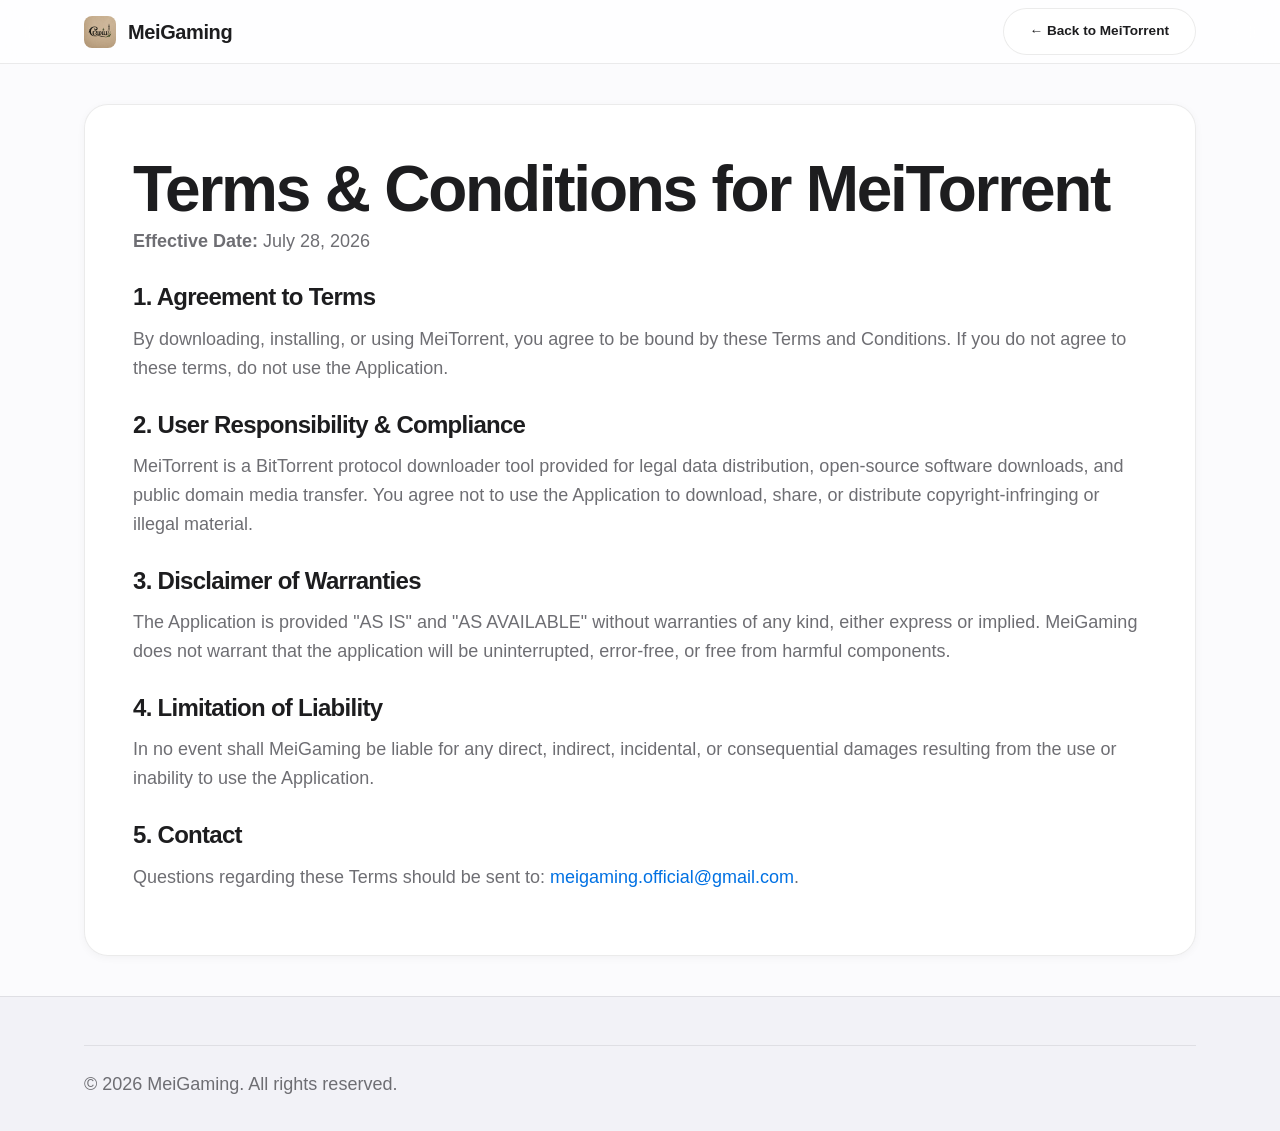
<file: apps/meitorrent/terms.html>
<!DOCTYPE html>
<html lang="en" data-theme="light">
<head>
  <meta charset="UTF-8">
  <meta name="viewport" content="width=device-width, initial-scale=1.0">
  <title>MeiTorrent — Terms & Conditions | MeiGaming</title>
  <link rel="icon" type="image/png" href="../../assets/images/icons/favicon.png">
  <link rel="stylesheet" href="../../assets/css/main.css">
  <link rel="stylesheet" href="../../assets/css/responsive.css">
</head>
<body>
  <header class="header">
    <div class="container nav-container">
      <a href="../../index.html" class="brand">
        <img src="../../assets/images/logo/logo.png" alt="MeiGaming Logo" class="brand-icon">
        <span>MeiGaming</span>
      </a>
      <a href="index.html" class="btn btn-secondary" style="font-size: 0.85rem;">&larr; Back to MeiTorrent</a>
    </div>
  </header>

  <main class="container">
    <section class="content-box">
      <h1>Terms & Conditions for MeiTorrent</h1>
      <p><strong>Effective Date:</strong> July 28, 2026</p>
      
      <h2>1. Agreement to Terms</h2>
      <p>
        By downloading, installing, or using MeiTorrent, you agree to be bound by these Terms and Conditions. If you do not agree to these terms, do not use the Application.
      </p>

      <h2>2. User Responsibility & Compliance</h2>
      <p>
        MeiTorrent is a BitTorrent protocol downloader tool provided for legal data distribution, open-source software downloads, and public domain media transfer. You agree not to use the Application to download, share, or distribute copyright-infringing or illegal material.
      </p>

      <h2>3. Disclaimer of Warranties</h2>
      <p>
        The Application is provided "AS IS" and "AS AVAILABLE" without warranties of any kind, either express or implied. MeiGaming does not warrant that the application will be uninterrupted, error-free, or free from harmful components.
      </p>

      <h2>4. Limitation of Liability</h2>
      <p>
        In no event shall MeiGaming be liable for any direct, indirect, incidental, or consequential damages resulting from the use or inability to use the Application.
      </p>

      <h2>5. Contact</h2>
      <p>
        Questions regarding these Terms should be sent to: <a href="mailto:meigaming.official@gmail.com">meigaming.official@gmail.com</a>.
      </p>
    </section>
  </main>

  <footer class="footer">
    <div class="container">
      <div class="footer-bottom">
        <p>&copy; <span class="copyright-year">2026</span> MeiGaming. All rights reserved.</p>
      </div>
    </div>
  </footer>

  <script src="../../assets/js/theme.js"></script>
  <script src="../../assets/js/main.js"></script>
</body>
</html>
</file>
<file: assets/css/main.css>
/* MeiGaming - Core Stylesheet */
@import url('variables.css');
@import url('animations.css');

/* Resets & Base Box Sizing */
*, *::before, *::after {
  box-sizing: border-box;
  margin: 0;
  padding: 0;
}

html {
  font-family: var(--font-family);
  font-size: 16px;
  background-color: var(--bg-primary);
  color: var(--text-primary);
  line-height: 1.5;
  scroll-behavior: smooth;
  -webkit-text-size-adjust: 100%;
  -webkit-font-smoothing: antialiased;
  -moz-osx-font-smoothing: grayscale;
}

body {
  min-height: 100vh;
  display: flex;
  flex-direction: column;
  overflow-x: hidden;
  position: relative;
  transition: background-color var(--transition-normal), color var(--transition-normal);
}

/* Background Atmospheric Radial Gradients */
.bg-ambient {
  position: fixed;
  top: 0;
  left: 0;
  width: 100vw;
  height: 100vh;
  z-index: -1;
  pointer-events: none;
  overflow: hidden;
}

.bg-ambient-orb {
  position: absolute;
  border-radius: 50%;
  filter: blur(100px);
  opacity: 0.35;
  transition: all var(--transition-slow);
}

.orb-1 {
  top: -15%;
  left: 20%;
  width: 550px;
  height: 550px;
  background: var(--accent-light);
}

.orb-2 {
  bottom: 10%;
  right: -5%;
  width: 450px;
  height: 450px;
  background: rgba(175, 82, 222, 0.1);
}

/* Container */
.container {
  width: 100%;
  max-width: 1160px;
  margin: 0 auto;
  padding: 0 24px;
}

/* Typography */
h1, h2, h3, h4, h5, h6 {
  color: var(--text-primary);
  font-weight: 600;
  letter-spacing: -0.025em;
  line-height: 1.15;
}

h1 {
  font-size: clamp(2.5rem, 5vw, 4.2rem);
  font-weight: 700;
  letter-spacing: -0.035em;
}

h2 {
  font-size: clamp(1.8rem, 3.5vw, 2.75rem);
  letter-spacing: -0.03em;
}

h3 {
  font-size: clamp(1.25rem, 2.2vw, 1.75rem);
}

p {
  color: var(--text-secondary);
  font-size: 1.125rem;
  line-height: 1.6;
}

a {
  color: var(--accent-primary);
  text-decoration: none;
  transition: color var(--transition-fast);
}

a:hover {
  color: var(--accent-hover);
}

/* Glass Header & Navigation */
.header {
  position: sticky;
  top: 0;
  left: 0;
  width: 100%;
  height: var(--header-height);
  z-index: 100;
  background-color: var(--bg-glass);
  backdrop-filter: var(--backdrop-blur);
  -webkit-backdrop-filter: var(--backdrop-blur);
  border-bottom: 1px solid var(--border-color);
  transition: background-color var(--transition-normal), border-color var(--transition-normal);
}

.nav-container {
  display: flex;
  align-items: center;
  justify-content: space-between;
  height: 100%;
}

.brand {
  display: flex;
  align-items: center;
  gap: 12px;
  font-weight: 700;
  font-size: 1.25rem;
  color: var(--text-primary);
  letter-spacing: -0.02em;
}

.brand-icon {
  width: 32px;
  height: 32px;
  border-radius: var(--radius-sm);
  display: flex;
  align-items: center;
  justify-content: center;
}

.nav-links {
  display: flex;
  align-items: center;
  gap: 28px;
  list-style: none;
}

.nav-item {
  position: relative;
}

.nav-link {
  color: var(--text-secondary);
  font-size: 0.95rem;
  font-weight: 500;
  padding: 6px 0;
  transition: color var(--transition-fast);
  display: flex;
  align-items: center;
  gap: 6px;
}

.nav-link:hover, .nav-link.active {
  color: var(--text-primary);
}

.nav-link.active::after {
  content: "";
  position: absolute;
  bottom: -4px;
  left: 0;
  width: 100%;
  height: 2px;
  background-color: var(--accent-primary);
  border-radius: 2px;
}

/* Dropdown Menu */
.dropdown-menu {
  position: absolute;
  top: 100%;
  left: 50%;
  transform: translateX(-50%) translateY(8px);
  background: var(--bg-glass-card);
  backdrop-filter: var(--backdrop-blur);
  -webkit-backdrop-filter: var(--backdrop-blur);
  border: 1px solid var(--border-color);
  border-radius: var(--radius-md);
  box-shadow: var(--shadow-lg);
  padding: 8px;
  min-width: 200px;
  opacity: 0;
  visibility: hidden;
  transition: opacity var(--transition-fast), transform var(--transition-fast), visibility var(--transition-fast);
  z-index: 110;
}

.nav-item:hover .dropdown-menu,
.nav-item:focus-within .dropdown-menu {
  opacity: 1;
  visibility: visible;
  transform: translateX(-50%) translateY(0);
}

.dropdown-item {
  display: flex;
  align-items: center;
  gap: 12px;
  padding: 10px 14px;
  border-radius: var(--radius-sm);
  color: var(--text-primary);
  font-size: 0.9rem;
  font-weight: 500;
  transition: background-color var(--transition-fast);
}

.dropdown-item:hover {
  background-color: var(--accent-light);
  color: var(--accent-primary);
}

.dropdown-item-icon {
  width: 24px;
  height: 24px;
  border-radius: 6px;
}

/* Theme Toggle Button */
.theme-toggle {
  background: transparent;
  border: 1px solid var(--border-color);
  color: var(--text-primary);
  width: 38px;
  height: 38px;
  border-radius: var(--radius-pill);
  display: flex;
  align-items: center;
  justify-content: center;
  cursor: pointer;
  transition: background-color var(--transition-fast), border-color var(--transition-fast), transform var(--transition-fast);
}

.theme-toggle:hover {
  background-color: var(--bg-tertiary);
  transform: scale(1.05);
}

.theme-toggle svg {
  width: 18px;
  height: 18px;
  fill: currentColor;
}

/* Mobile Hamburger Menu Toggle */
.mobile-toggle {
  display: none;
  background: transparent;
  border: none;
  color: var(--text-primary);
  width: 38px;
  height: 38px;
  cursor: pointer;
  align-items: center;
  justify-content: center;
}

/* Hero Section */
.hero {
  padding: 96px 0 64px;
  text-align: center;
  position: relative;
}

.hero-subtitle-pill {
  display: inline-flex;
  align-items: center;
  gap: 8px;
  padding: 6px 16px;
  background: var(--accent-light);
  color: var(--accent-primary);
  border-radius: var(--radius-pill);
  font-size: 0.875rem;
  font-weight: 600;
  margin-bottom: 24px;
  border: 1px solid rgba(0, 113, 227, 0.2);
}

.hero-title {
  max-width: 800px;
  margin: 0 auto 20px;
  background: linear-gradient(180deg, var(--text-primary) 0%, var(--text-secondary) 100%);
  -webkit-background-clip: text;
  -webkit-text-fill-color: transparent;
}

.hero-description {
  max-width: 600px;
  margin: 0 auto 36px;
  font-size: 1.25rem;
  color: var(--text-secondary);
}

.hero-buttons {
  display: flex;
  align-items: center;
  justify-content: center;
  gap: 16px;
  flex-wrap: wrap;
}

/* Buttons */
.btn {
  display: inline-flex;
  align-items: center;
  justify-content: center;
  gap: 10px;
  padding: 12px 26px;
  font-size: 1rem;
  font-weight: 600;
  border-radius: var(--radius-pill);
  cursor: pointer;
  transition: all var(--transition-fast);
  border: 1px solid transparent;
  text-decoration: none;
}

.btn-primary {
  background-color: var(--accent-primary);
  color: var(--text-on-accent);
  box-shadow: var(--shadow-sm);
}

.btn-primary:hover {
  background-color: var(--accent-hover);
  color: var(--text-on-accent);
  transform: translateY(-2px);
  box-shadow: var(--shadow-md);
}

.btn-secondary {
  background-color: var(--bg-glass-card);
  color: var(--text-primary);
  border-color: var(--border-color);
  backdrop-filter: var(--backdrop-blur);
  -webkit-backdrop-filter: var(--backdrop-blur);
}

.btn-secondary:hover {
  background-color: var(--bg-tertiary);
  border-color: var(--border-hover);
  color: var(--text-primary);
  transform: translateY(-2px);
}

.btn-icon {
  width: 18px;
  height: 18px;
  fill: currentColor;
}

/* App Card Component */
.section {
  padding: 64px 0;
}

.section-header {
  text-align: center;
  max-width: 600px;
  margin: 0 auto 48px;
}

.section-title {
  margin-bottom: 12px;
}

.section-subtitle {
  color: var(--text-secondary);
  font-size: 1.1rem;
}

.app-grid {
  display: grid;
  grid-template-columns: repeat(auto-fit, minmax(320px, 1fr));
  gap: 28px;
}

.app-card {
  background: var(--bg-glass-card);
  backdrop-filter: var(--backdrop-blur);
  -webkit-backdrop-filter: var(--backdrop-blur);
  border: 1px solid var(--border-color);
  border-radius: var(--radius-lg);
  padding: 32px;
  display: flex;
  flex-direction: column;
  position: relative;
  transition: all var(--transition-normal);
  overflow: hidden;
  box-shadow: var(--shadow-sm);
}

.app-card:hover {
  transform: translateY(-6px);
  border-color: var(--border-hover);
  box-shadow: var(--shadow-lg);
}

.app-card::before {
  content: "";
  position: absolute;
  top: 0;
  left: 0;
  width: 100%;
  height: 4px;
  background: var(--app-accent-gradient, var(--accent-gradient));
}

.app-header {
  display: flex;
  align-items: center;
  gap: 16px;
  margin-bottom: 16px;
}

.app-logo {
  width: 56px;
  height: 56px;
  border-radius: var(--radius-md);
  object-fit: cover;
  display: block;
}

.app-title-group h3 {
  margin-bottom: 4px;
}

.platform-badge {
  display: inline-flex;
  align-items: center;
  gap: 4px;
  padding: 3px 10px;
  background-color: var(--bg-tertiary);
  color: var(--text-secondary);
  border-radius: var(--radius-pill);
  font-size: 0.75rem;
  font-weight: 600;
  text-transform: uppercase;
  letter-spacing: 0.05em;
}

.app-description {
  font-size: 1rem;
  color: var(--text-secondary);
  margin-bottom: 24px;
  flex-grow: 1;
}

.app-actions {
  display: flex;
  align-items: center;
  gap: 12px;
}

.app-actions .btn {
  padding: 10px 18px;
  font-size: 0.9rem;
}

/* Platform Showcase Grid */
.platform-grid {
  display: grid;
  grid-template-columns: repeat(auto-fit, minmax(220px, 1fr));
  gap: 20px;
  margin-top: 36px;
}

.platform-card {
  background: var(--bg-glass-card);
  backdrop-filter: var(--backdrop-blur);
  -webkit-backdrop-filter: var(--backdrop-blur);
  border: 1px solid var(--border-color);
  border-radius: var(--radius-md);
  padding: 24px;
  text-align: center;
  transition: all var(--transition-fast);
}

.platform-card:hover {
  transform: translateY(-3px);
  border-color: var(--border-hover);
}

.platform-icon {
  width: 44px;
  height: 44px;
  margin: 0 auto 12px;
  color: var(--text-primary);
  fill: currentColor;
}

.platform-name {
  font-size: 1.1rem;
  font-weight: 600;
  margin-bottom: 4px;
}

.platform-status {
  font-size: 0.85rem;
  color: var(--text-tertiary);
}

/* App Detail Page Styles */
.app-detail-hero {
  padding: 64px 0 40px;
  display: flex;
  flex-direction: column;
  align-items: center;
  text-align: center;
}

.app-detail-logo {
  width: 96px;
  height: 96px;
  border-radius: var(--radius-lg);
  margin-bottom: 20px;
  object-fit: cover;
  display: block;
}

.app-meta-bar {
  display: flex;
  align-items: center;
  justify-content: center;
  gap: 16px;
  margin: 16px 0 28px;
  flex-wrap: wrap;
}

.app-downloads-group {
  display: flex;
  align-items: center;
  justify-content: center;
  gap: 14px;
  flex-wrap: wrap;
  margin-bottom: 36px;
}

/* Screenshot Carousel / Gallery */
.screenshot-gallery {
  display: flex;
  gap: 20px;
  overflow-x: auto;
  padding: 12px 4px 24px;
  scroll-snap-type: x mandatory;
  -webkit-overflow-scrolling: touch;
}

.screenshot-gallery::-webkit-scrollbar {
  height: 6px;
}

.screenshot-gallery::-webkit-scrollbar-thumb {
  background: var(--text-tertiary);
  border-radius: 3px;
}

.screenshot-item {
  flex: 0 0 auto;
  width: 280px;
  border-radius: var(--radius-md);
  border: 1px solid var(--border-color);
  box-shadow: var(--shadow-md);
  scroll-snap-align: center;
  overflow: hidden;
  background-color: var(--bg-secondary);
}

.screenshot-item img {
  width: 100%;
  height: auto;
  display: block;
}

/* Policy & Content Pages */
.content-box {
  background: var(--bg-glass-card);
  backdrop-filter: var(--backdrop-blur);
  -webkit-backdrop-filter: var(--backdrop-blur);
  border: 1px solid var(--border-color);
  border-radius: var(--radius-lg);
  padding: 48px;
  margin: 40px 0;
  box-shadow: var(--shadow-sm);
}

.content-box h2 {
  margin: 28px 0 14px;
  font-size: 1.5rem;
}

.content-box p {
  margin-bottom: 16px;
}

.content-box ul {
  margin: 0 0 16px 24px;
  color: var(--text-secondary);
}

.content-box li {
  margin-bottom: 8px;
}

/* Footer */
.footer {
  margin-top: auto;
  background-color: var(--bg-secondary);
  border-top: 1px solid var(--border-color);
  padding: 48px 0 32px;
}

.footer-grid {
  display: grid;
  grid-template-columns: 2fr repeat(3, 1fr);
  gap: 36px;
  margin-bottom: 40px;
}

.footer-brand p {
  font-size: 0.95rem;
  margin-top: 12px;
  max-width: 320px;
}

.footer-column h4 {
  font-size: 0.9rem;
  text-transform: uppercase;
  letter-spacing: 0.06em;
  color: var(--text-tertiary);
  margin-bottom: 16px;
}

.footer-links {
  list-style: none;
}

.footer-links li {
  margin-bottom: 10px;
}

.footer-links a {
  color: var(--text-secondary);
  font-size: 0.95rem;
}

.footer-links a:hover {
  color: var(--text-primary);
}

.footer-bottom {
  display: flex;
  align-items: center;
  justify-content: space-between;
  padding-top: 24px;
  border-top: 1px solid var(--border-color);
  font-size: 0.875rem;
  color: var(--text-tertiary);
  flex-wrap: wrap;
  gap: 16px;
}

/* Toast Notifications */
.toast {
  position: fixed;
  bottom: 24px;
  right: 24px;
  background: var(--bg-glass-card);
  backdrop-filter: var(--backdrop-blur);
  -webkit-backdrop-filter: var(--backdrop-blur);
  border: 1px solid var(--border-color);
  color: var(--text-primary);
  padding: 12px 20px;
  border-radius: var(--radius-pill);
  box-shadow: var(--shadow-lg);
  font-weight: 500;
  font-size: 0.9rem;
  z-index: 1000;
  display: flex;
  align-items: center;
  gap: 10px;
  animation: slideUp 0.3s var(--transition-normal);
}
</file>
<file: assets/css/responsive.css>
/* MeiGaming - Mobile-First Responsive Breakpoints */

/* Tablet & Mobile Queries */
@media (max-width: 900px) {
  .footer-grid {
    grid-template-columns: 1fr 1fr;
    gap: 32px;
  }

  .content-box {
    padding: 32px 24px;
  }
}

@media (max-width: 768px) {
  :root {
    --header-height: 58px;
  }

  .nav-links {
    position: fixed;
    top: var(--header-height);
    left: 0;
    width: 100vw;
    height: calc(100vh - var(--header-height));
    background-color: var(--bg-glass);
    backdrop-filter: var(--backdrop-blur);
    -webkit-backdrop-filter: var(--backdrop-blur);
    flex-direction: column;
    align-items: flex-start;
    padding: 32px 24px;
    gap: 20px;
    transform: translateX(100%);
    transition: transform var(--transition-normal);
    overflow-y: auto;
    border-top: 1px solid var(--border-color);
  }

  .nav-links.active {
    transform: translateX(0);
  }

  .nav-link {
    font-size: 1.25rem;
    width: 100%;
  }

  .mobile-toggle {
    display: flex;
  }

  .dropdown-menu {
    position: static;
    transform: none !important;
    opacity: 1 !important;
    visibility: visible !important;
    box-shadow: none;
    border: none;
    background: transparent;
    padding: 8px 0 0 16px;
    width: 100%;
  }

  .hero {
    padding: 64px 0 40px;
  }

  .hero-buttons {
    flex-direction: column;
    width: 100%;
  }

  .hero-buttons .btn {
    width: 100%;
  }

  .app-grid {
    grid-template-columns: 1fr;
  }

  .footer-grid {
    grid-template-columns: 1fr;
    gap: 28px;
  }

  .footer-bottom {
    flex-direction: column;
    align-items: center;
    text-align: center;
  }
}

@media (max-width: 480px) {
  .container {
    padding: 0 16px;
  }

  .app-card {
    padding: 24px;
  }

  .app-actions {
    flex-direction: column;
    align-items: stretch;
  }

  .app-actions .btn {
    width: 100%;
  }

  .app-downloads-group {
    flex-direction: column;
    width: 100%;
  }

  .app-downloads-group .btn {
    width: 100%;
  }
}
</file>
